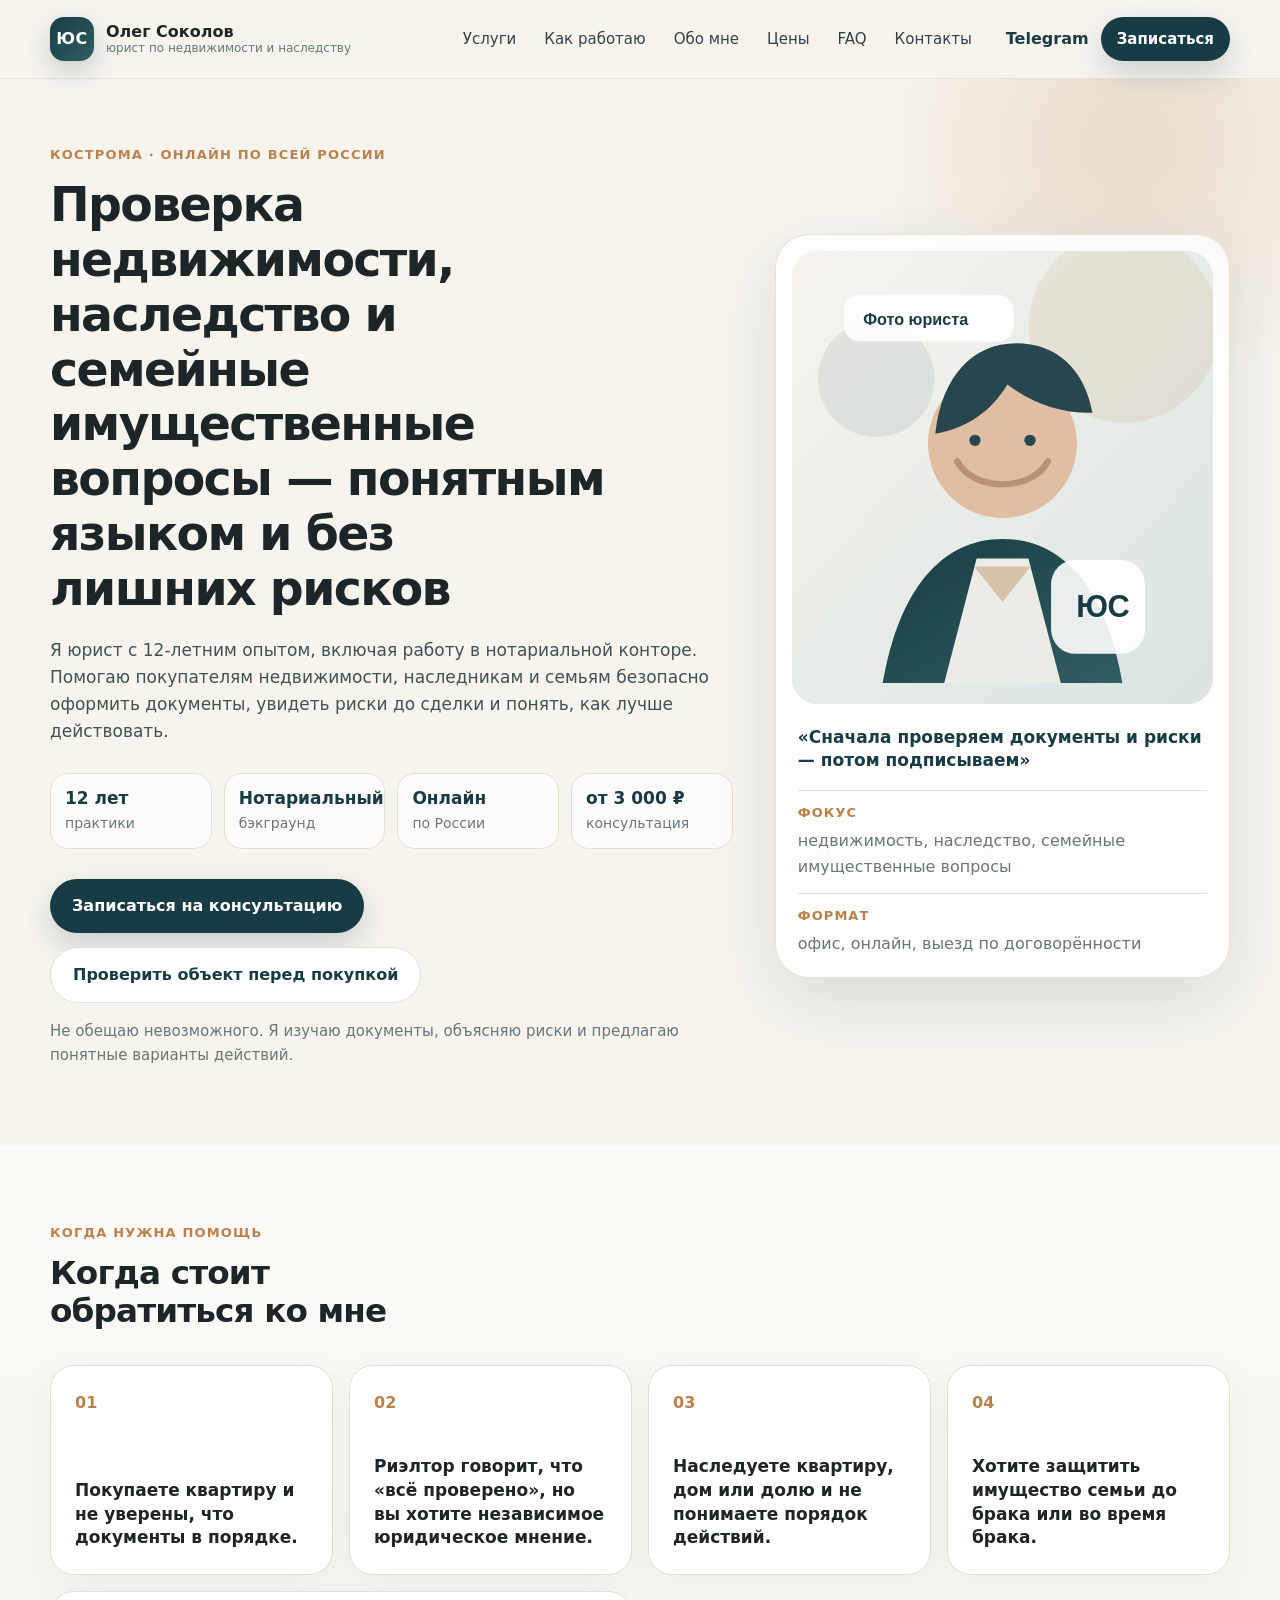
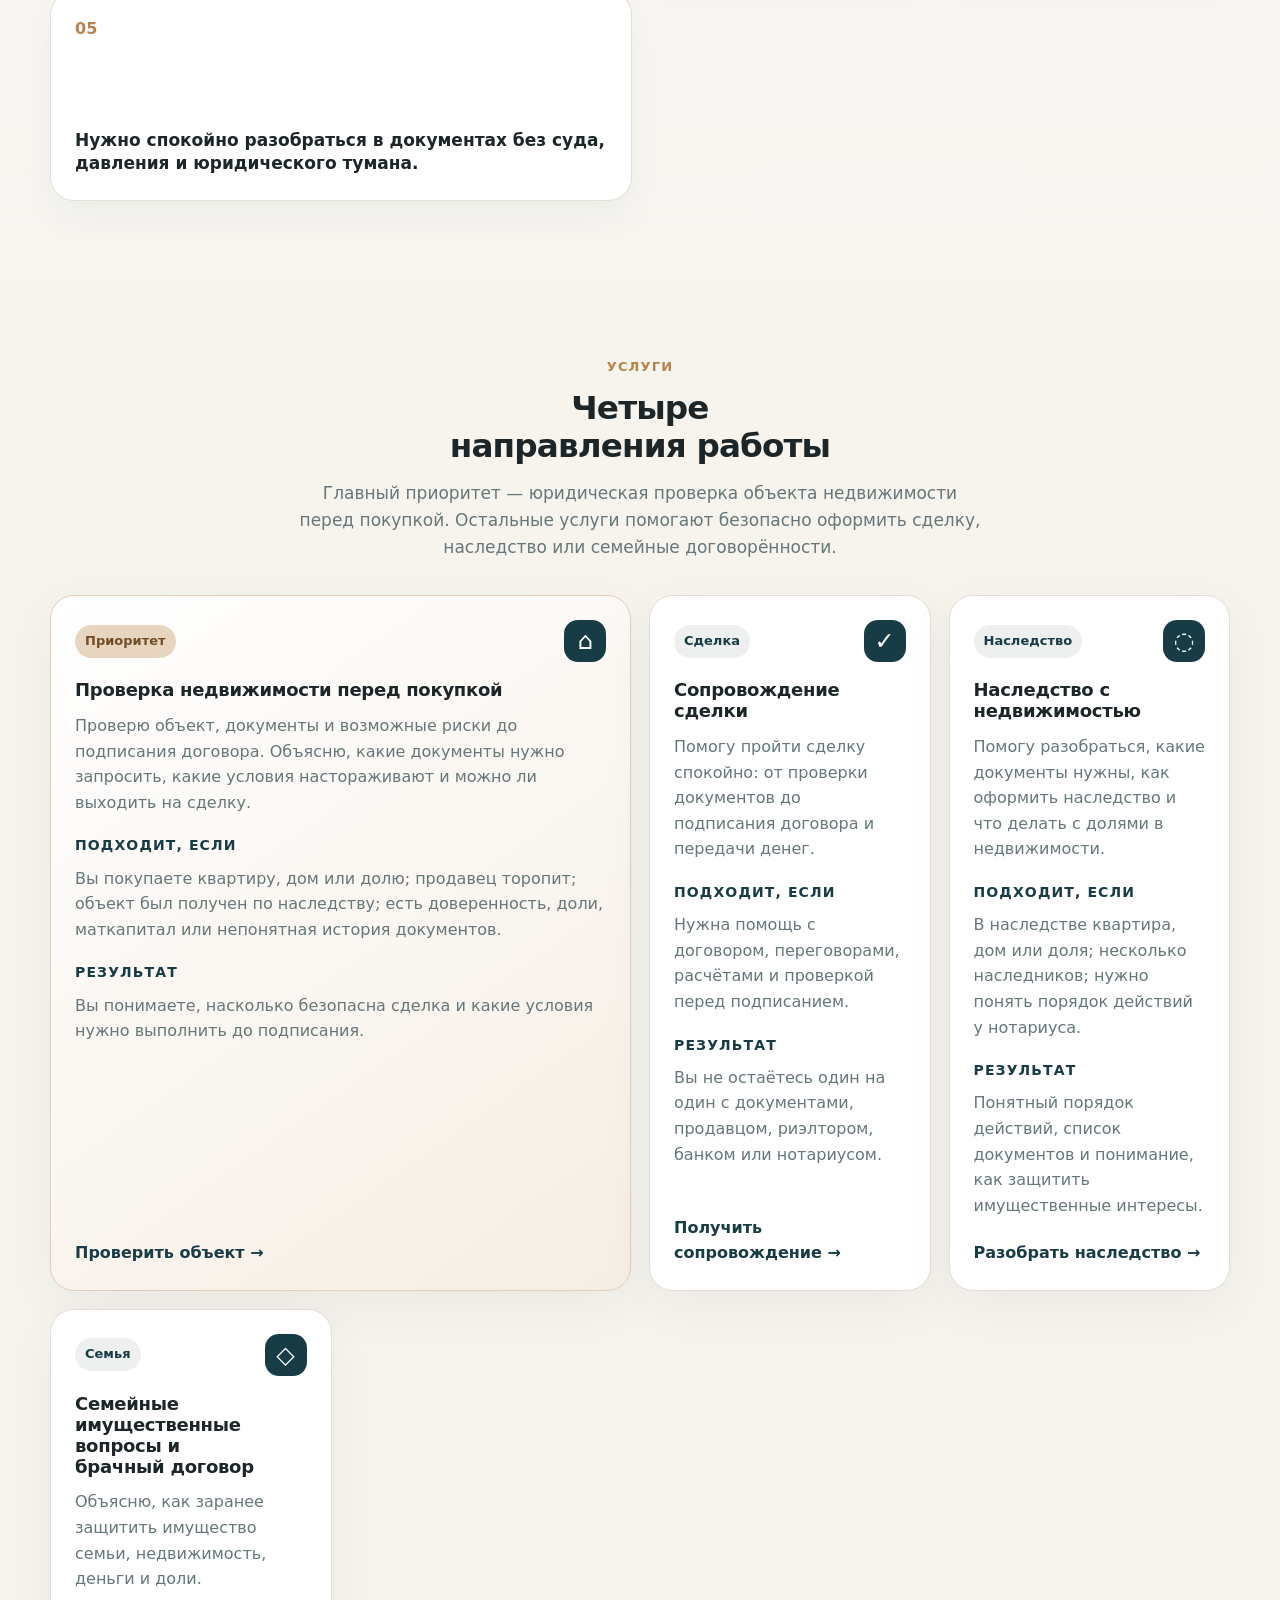
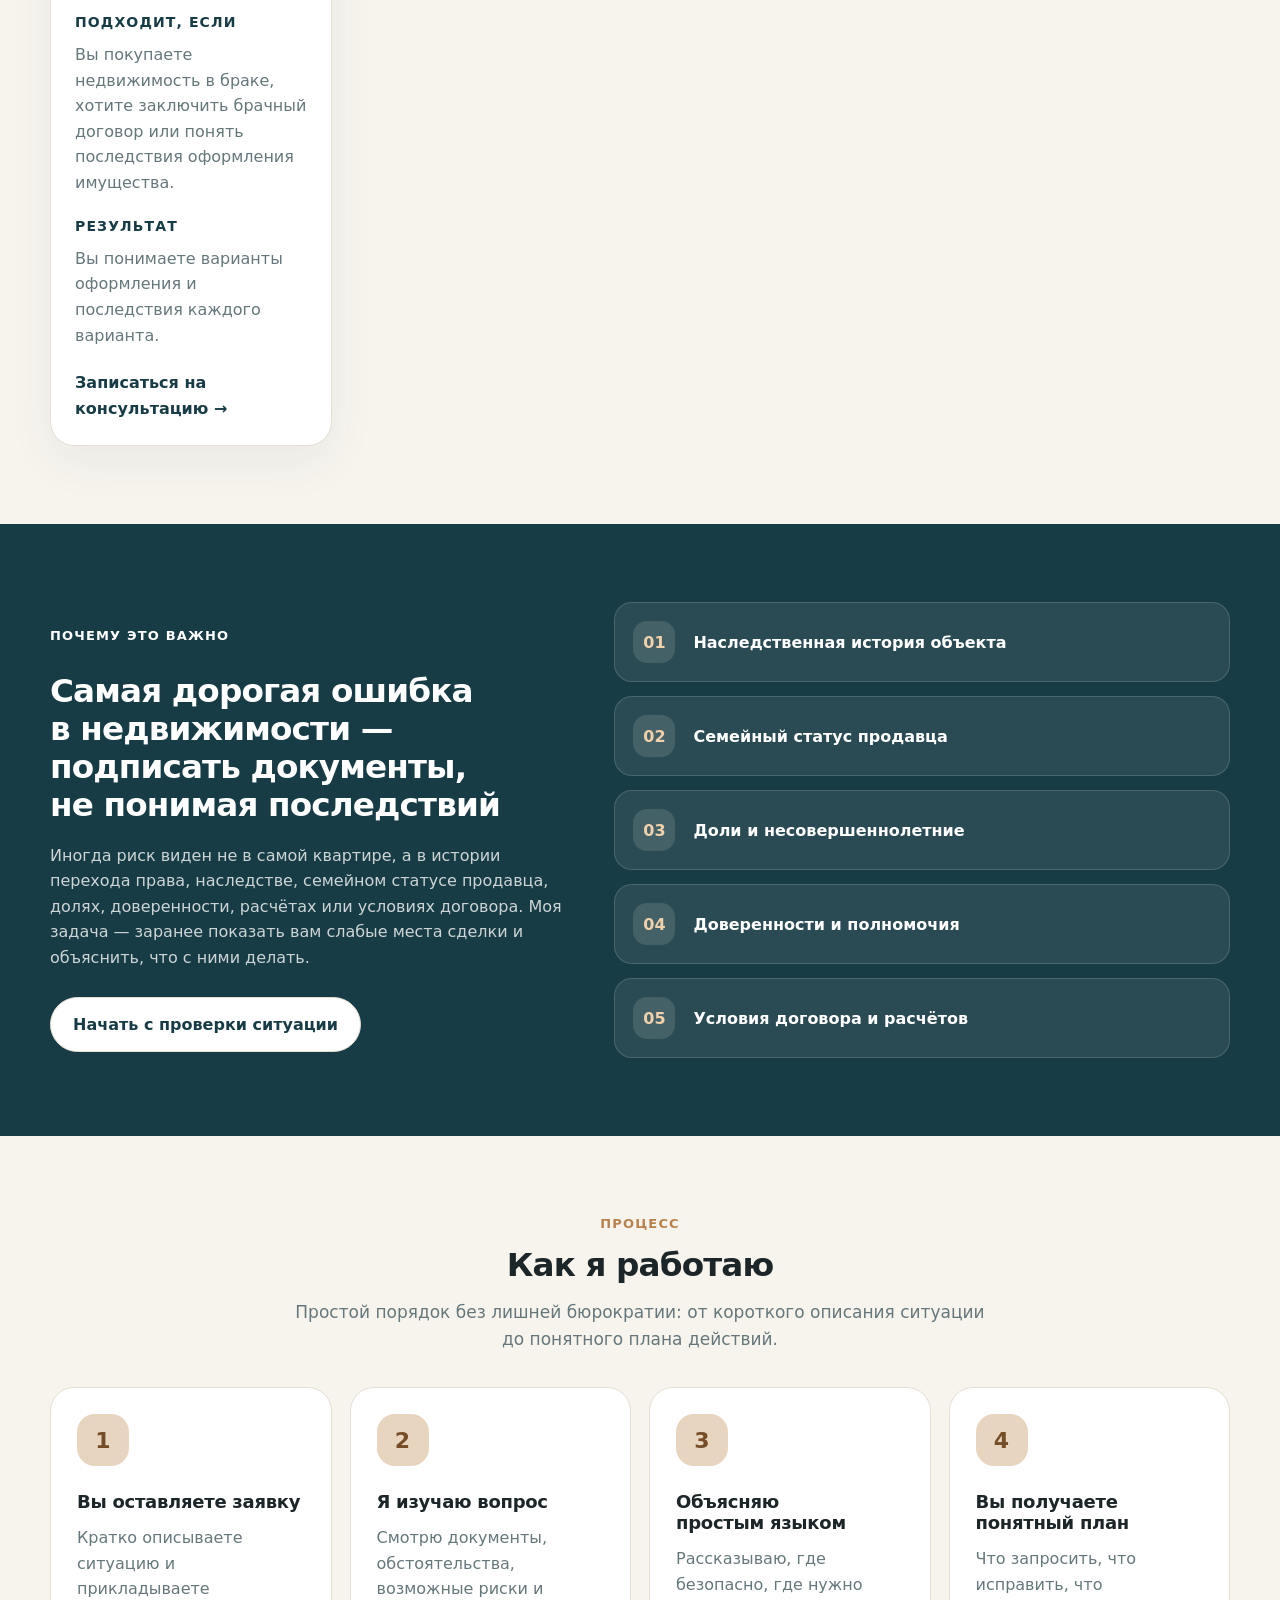
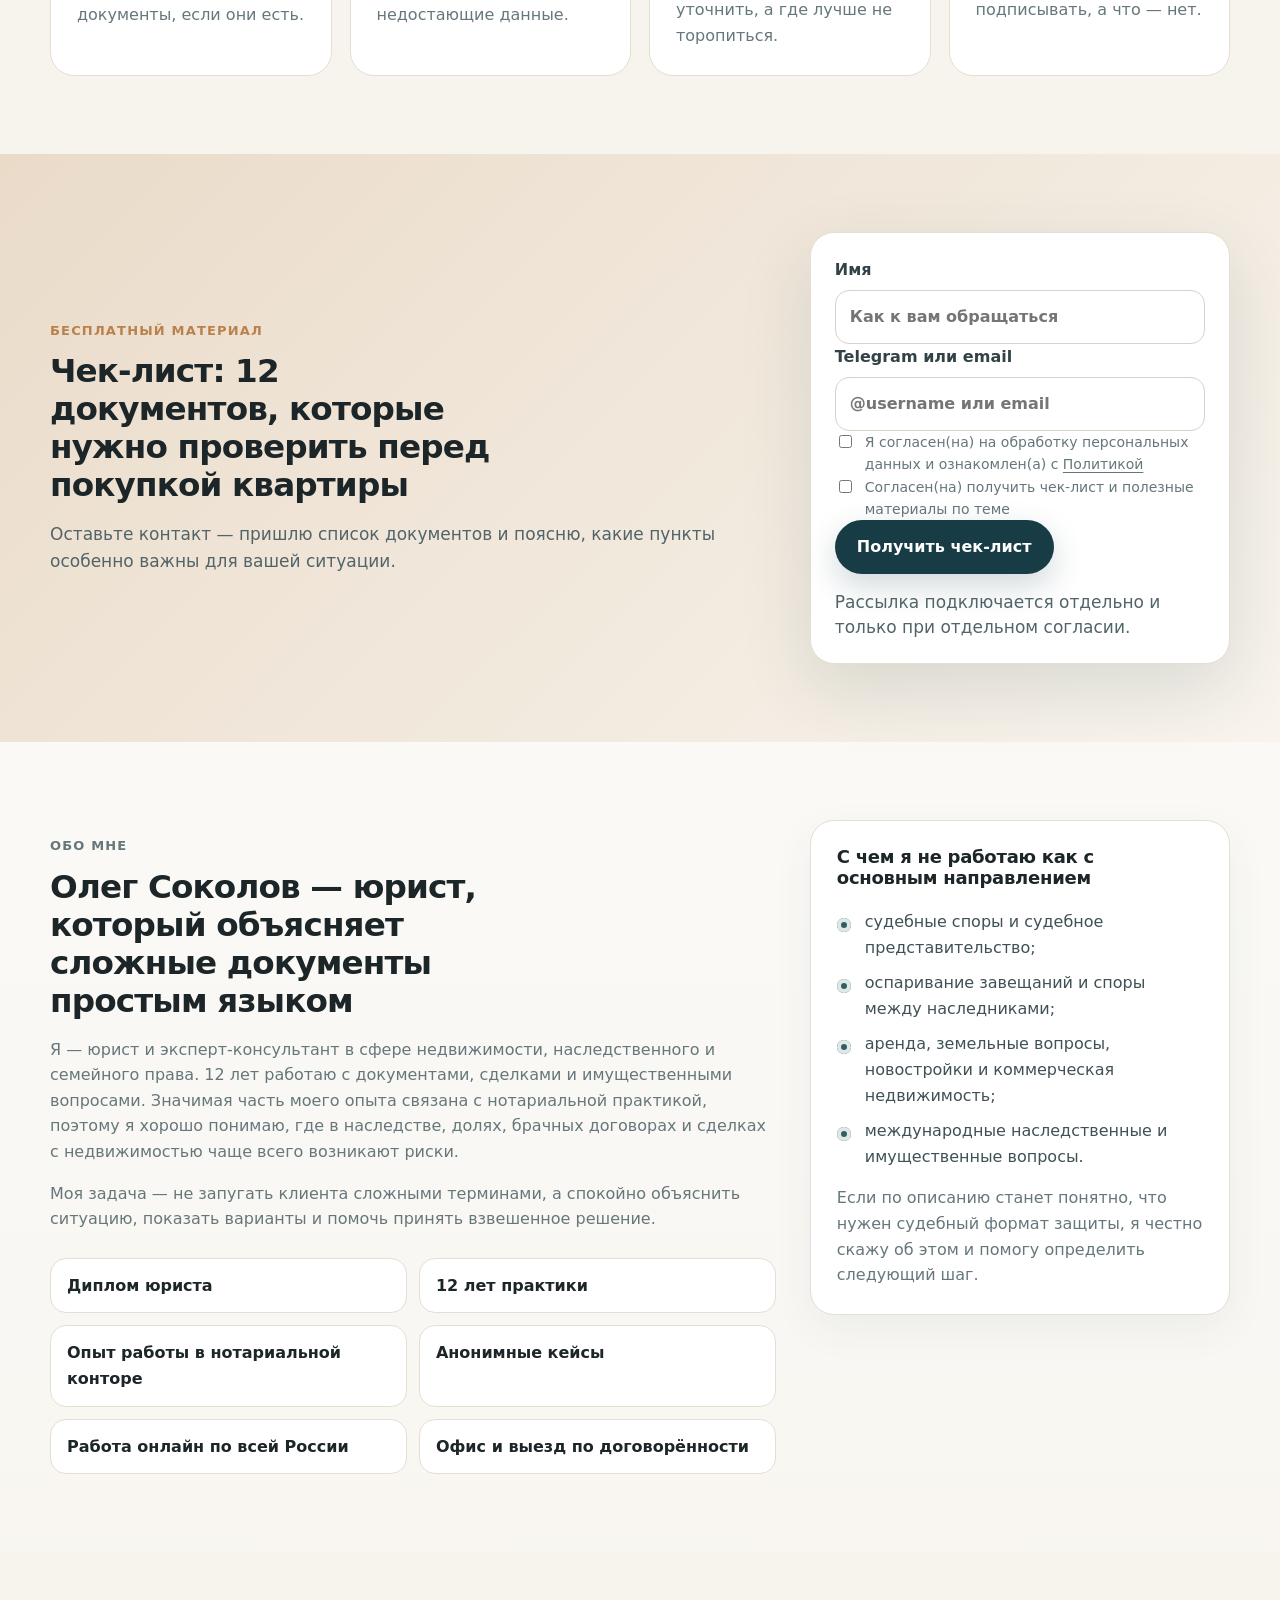
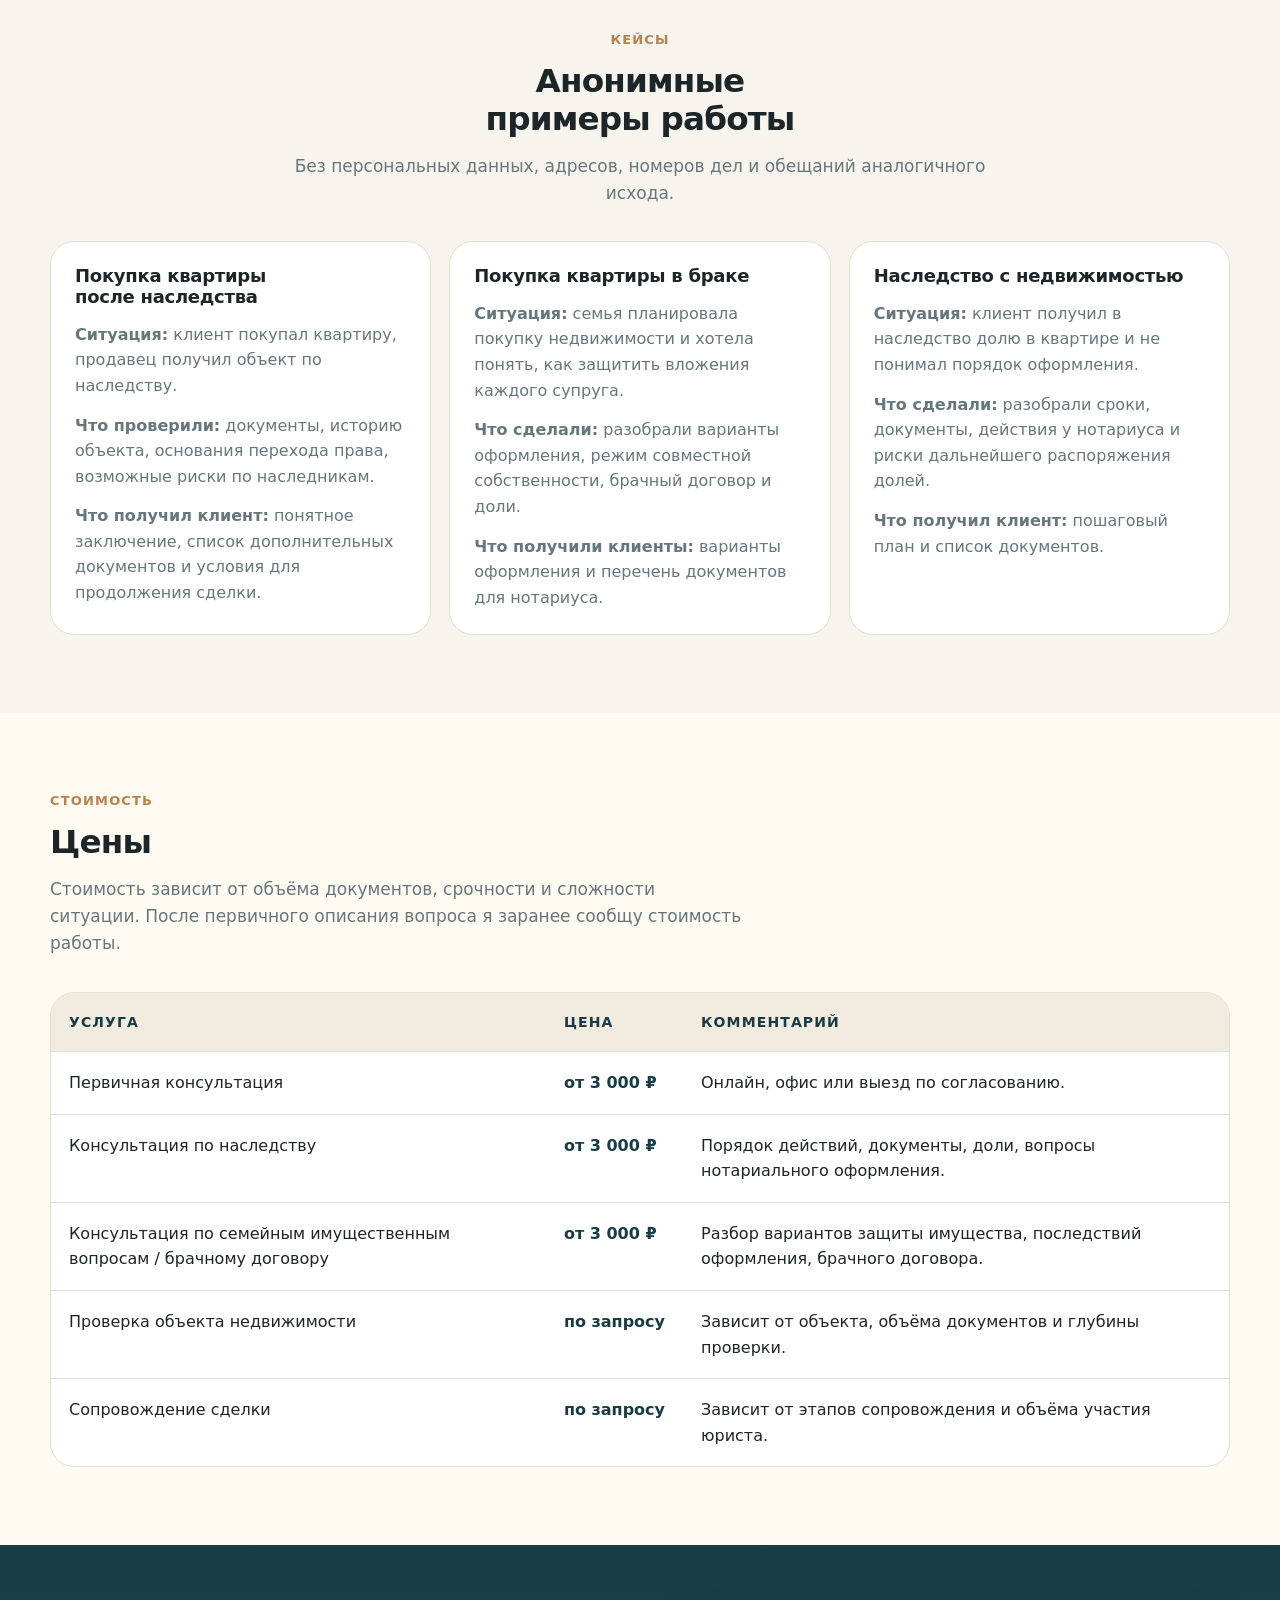
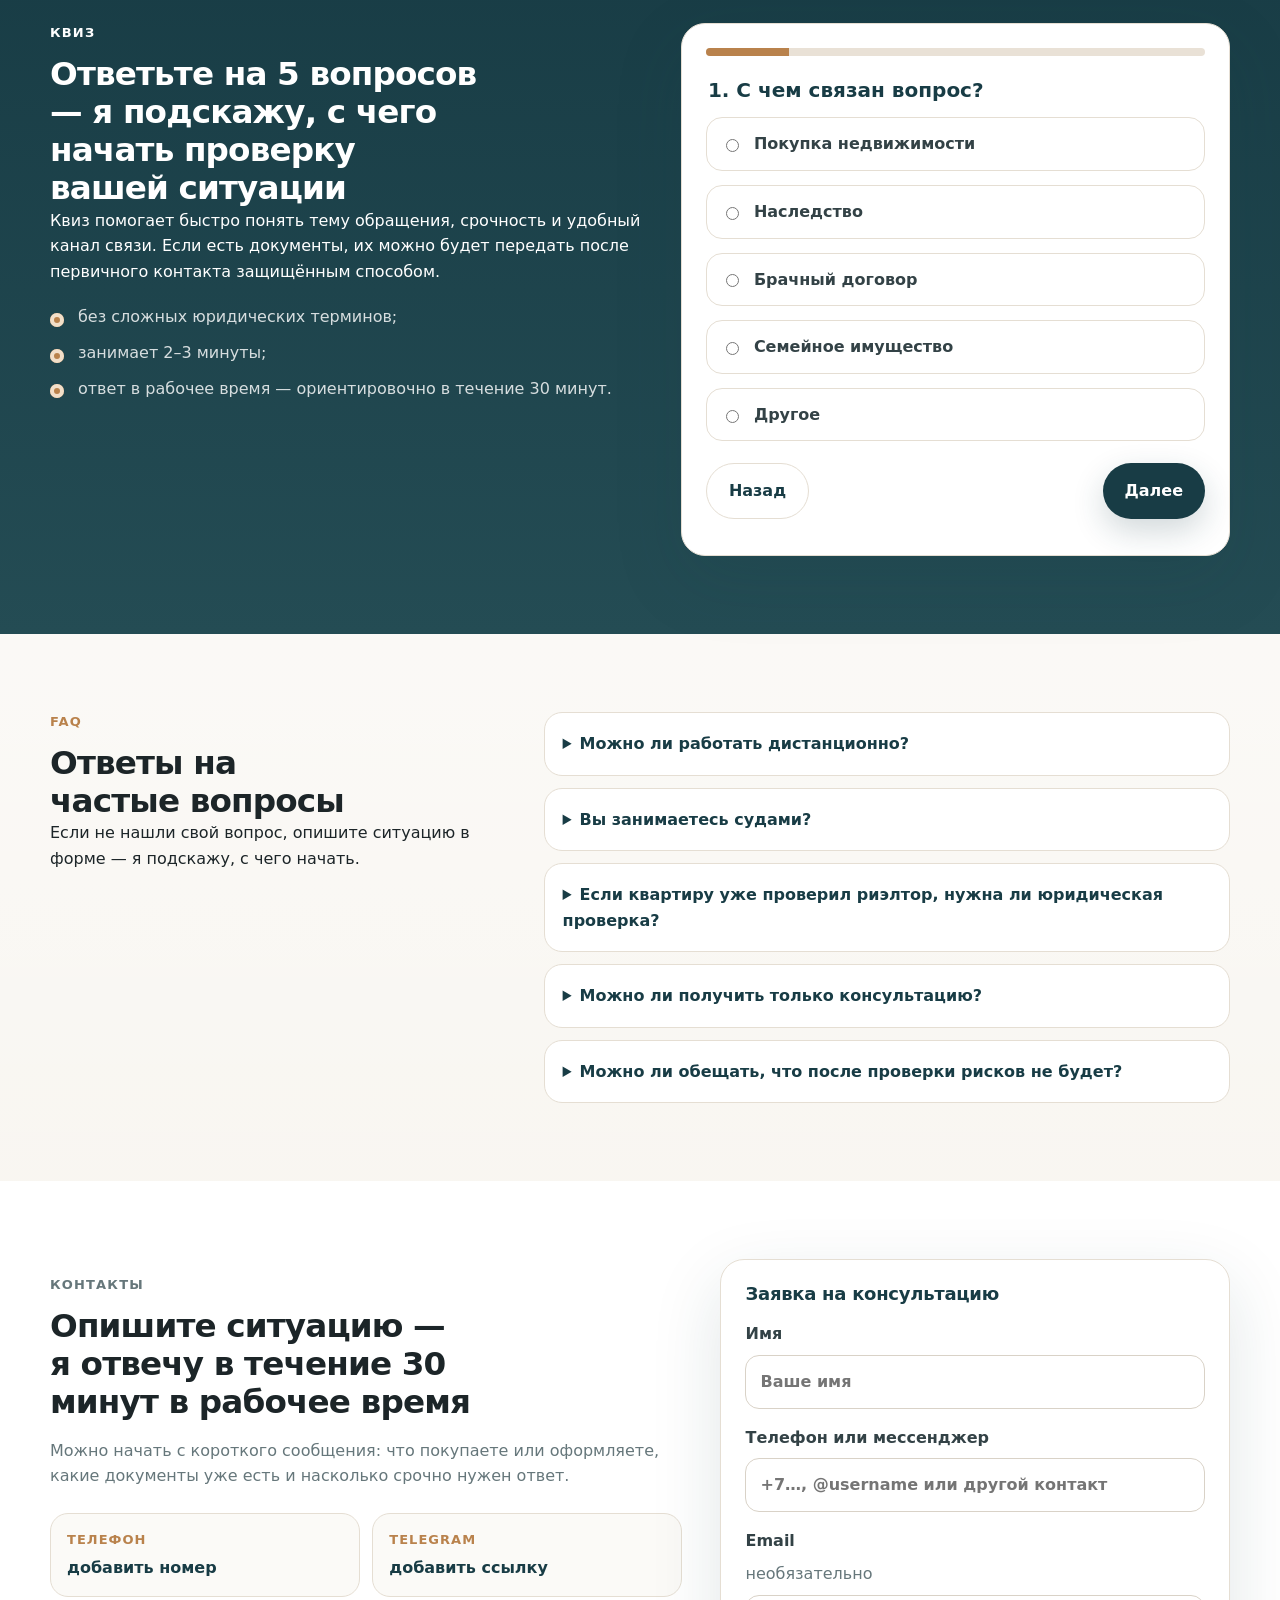
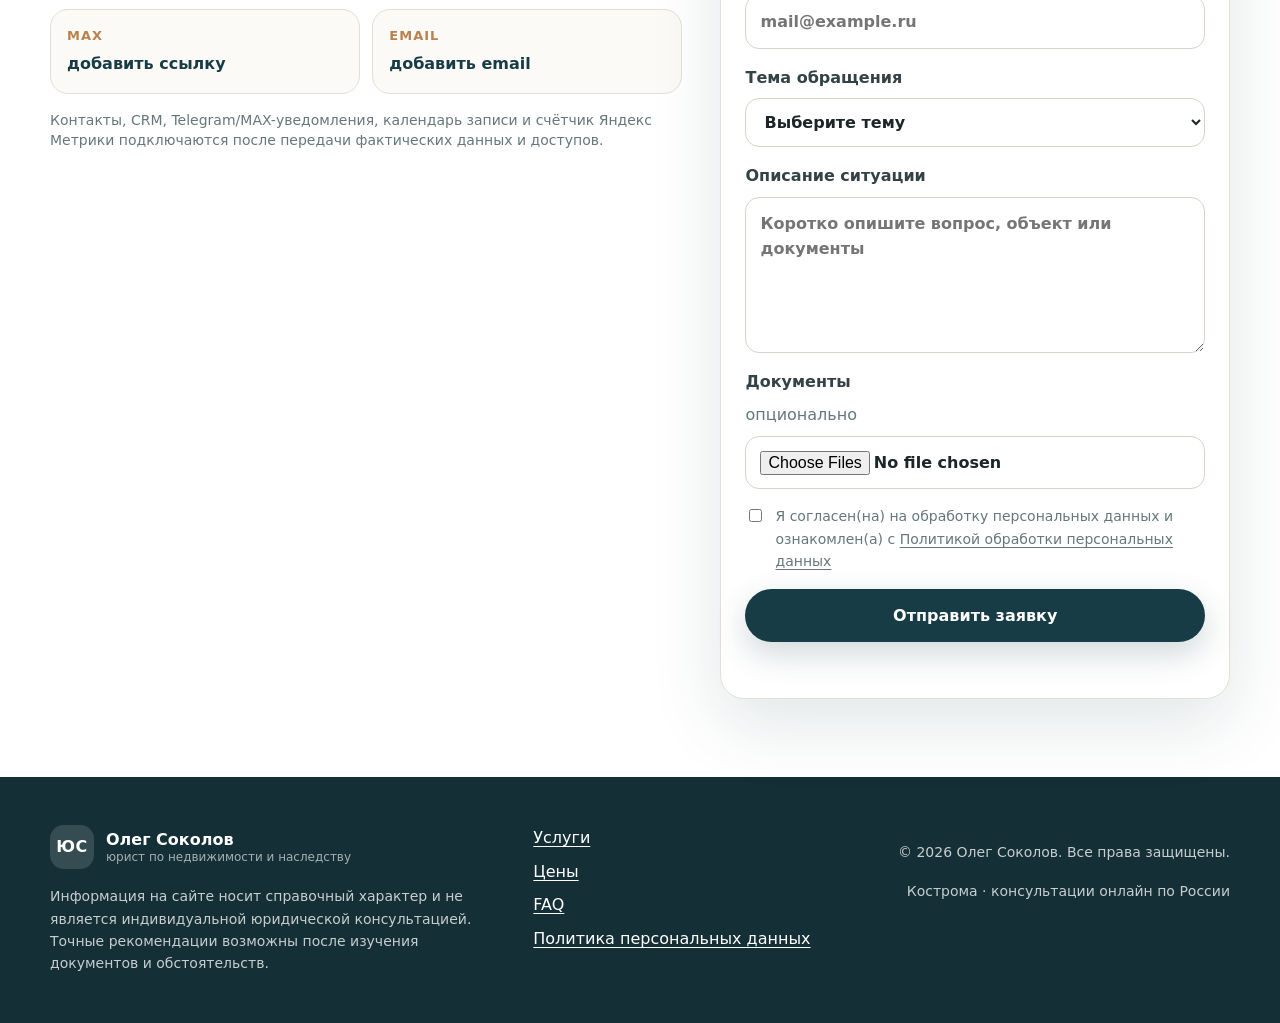
<file: index.html>
<!doctype html>
<html lang="ru">
<head>
  <meta charset="utf-8">
  <meta name="viewport" content="width=device-width, initial-scale=1">
  <title>Юрист по недвижимости и наследству в Костроме — проверка квартиры, сопровождение сделки, консультации онлайн</title>
  <meta name="description" content="Юрист с 12-летним опытом и опытом работы в нотариальной конторе. Проверка недвижимости перед покупкой, сопровождение сделок, консультации по наследству, брачным договорам и семейным имущественным вопросам. Онлайн по всей России.">
  <meta name="robots" content="index, follow">
  <link rel="canonical" href="https://uristsokolov.ru/">
  <link rel="icon" href="/assets/favicon.svg" type="image/svg+xml">
  <link rel="preload" href="/styles.css" as="style">
  <link rel="stylesheet" href="/styles.css">
  <meta name="theme-color" content="#183c45">
  <meta property="og:type" content="website">
  <meta property="og:locale" content="ru_RU">
  <meta property="og:title" content="Юрист по недвижимости и наследству в Костроме">
  <meta property="og:description" content="Проверю документы, объясню риски простым языком и помогу выбрать безопасный порядок действий до сделки.">
  <meta property="og:url" content="https://uristsokolov.ru/">
  <meta property="og:image" content="https://uristsokolov.ru/assets/social-preview.svg">
  <script type="application/ld+json">
  {
    "@context": "https://schema.org",
    "@type": "LegalService",
    "name": "Олег Соколов — юрист по недвижимости и наследству",
    "url": "https://uristsokolov.ru/",
    "areaServed": ["Кострома", "Россия"],
    "priceRange": "от 3000 RUB",
    "description": "Проверка недвижимости перед покупкой, сопровождение сделок, консультации по наследству, брачным договорам и семейным имущественным вопросам.",
    "address": {
      "@type": "PostalAddress",
      "addressLocality": "Кострома",
      "addressCountry": "RU"
    }
  }
  </script>
</head>
<body>
  <a class="skip-link" href="#main">Перейти к содержанию</a>

  <header class="site-header" data-header>
    <div class="container header__inner">
      <a class="brand" href="#top" aria-label="На главную">
        <span class="brand__mark">ЮС</span>
        <span class="brand__text"><strong>Олег Соколов</strong><small>юрист по недвижимости и наследству</small></span>
      </a>
      <button class="nav-toggle" type="button" aria-label="Открыть меню" aria-expanded="false" data-nav-toggle>
        <span></span><span></span><span></span>
      </button>
      <nav class="main-nav" aria-label="Основная навигация" data-nav>
        <a href="#services">Услуги</a>
        <a href="#process">Как работаю</a>
        <a href="#about">Обо мне</a>
        <a href="#prices">Цены</a>
        <a href="#faq">FAQ</a>
        <a href="#contacts">Контакты</a>
      </nav>
      <div class="header-actions">
        <a class="text-link" href="#contacts" data-goal="click_telegram">Telegram</a>
        <a class="btn btn--small" href="#consultation">Записаться</a>
      </div>
    </div>
  </header>

  <main id="main">
    <section class="hero section" id="top">
      <div class="container hero__grid">
        <div class="hero__content">
          <p class="eyebrow">Кострома · онлайн по всей России</p>
          <h1>Проверка недвижимости, наследство и семейные имущественные вопросы — понятным языком и без лишних рисков</h1>
          <p class="hero__lead">Я юрист с 12-летним опытом, включая работу в нотариальной конторе. Помогаю покупателям недвижимости, наследникам и семьям безопасно оформить документы, увидеть риски до сделки и понять, как лучше действовать.</p>
          <ul class="facts" aria-label="Ключевые факты">
            <li><strong>12 лет</strong><span>практики</span></li>
            <li><strong>Нотариальный</strong><span>бэкграунд</span></li>
            <li><strong>Онлайн</strong><span>по России</span></li>
            <li><strong>от 3 000 ₽</strong><span>консультация</span></li>
          </ul>
          <div class="hero__cta">
            <a class="btn" href="#consultation">Записаться на консультацию</a>
            <a class="btn btn--secondary" href="#quiz">Проверить объект перед покупкой</a>
          </div>
          <p class="hero__note">Не обещаю невозможного. Я изучаю документы, объясняю риски и предлагаю понятные варианты действий.</p>
        </div>
        <aside class="hero-card" aria-label="Профиль специалиста">
          <div class="portrait" role="img" aria-label="Место для делового фото юриста">
            <img src="/assets/portrait-placeholder.svg" width="520" height="560" alt="Олег Соколов, юрист по недвижимости и наследству" loading="eager">
          </div>
          <div class="hero-card__body">
            <p class="quote">«Сначала проверяем документы и риски — потом подписываем»</p>
            <dl class="mini-stats">
              <div><dt>Фокус</dt><dd>недвижимость, наследство, семейные имущественные вопросы</dd></div>
              <div><dt>Формат</dt><dd>офис, онлайн, выезд по договорённости</dd></div>
            </dl>
          </div>
        </aside>
      </div>
    </section>

    <section class="section section--soft" id="situations">
      <div class="container">
        <div class="section-head">
          <p class="eyebrow">Когда нужна помощь</p>
          <h2>Когда стоит обратиться ко мне</h2>
        </div>
        <div class="situations-grid">
          <article class="situation-card"><span>01</span><p>Покупаете квартиру и не уверены, что документы в порядке.</p></article>
          <article class="situation-card"><span>02</span><p>Риэлтор говорит, что «всё проверено», но вы хотите независимое юридическое мнение.</p></article>
          <article class="situation-card"><span>03</span><p>Наследуете квартиру, дом или долю и не понимаете порядок действий.</p></article>
          <article class="situation-card"><span>04</span><p>Хотите защитить имущество семьи до брака или во время брака.</p></article>
          <article class="situation-card situation-card--wide"><span>05</span><p>Нужно спокойно разобраться в документах без суда, давления и юридического тумана.</p></article>
        </div>
      </div>
    </section>

    <section class="section" id="services">
      <div class="container">
        <div class="section-head section-head--center">
          <p class="eyebrow">Услуги</p>
          <h2>Четыре направления работы</h2>
          <p>Главный приоритет — юридическая проверка объекта недвижимости перед покупкой. Остальные услуги помогают безопасно оформить сделку, наследство или семейные договорённости.</p>
        </div>
        <div class="services-grid">
          <article class="service-card service-card--primary">
            <div class="service-card__top"><span class="badge">Приоритет</span><span class="service-card__icon">⌂</span></div>
            <h3>Проверка недвижимости перед покупкой</h3>
            <p>Проверю объект, документы и возможные риски до подписания договора. Объясню, какие документы нужно запросить, какие условия настораживают и можно ли выходить на сделку.</p>
            <h4>Подходит, если</h4>
            <p>Вы покупаете квартиру, дом или долю; продавец торопит; объект был получен по наследству; есть доверенность, доли, маткапитал или непонятная история документов.</p>
            <h4>Результат</h4>
            <p>Вы понимаете, насколько безопасна сделка и какие условия нужно выполнить до подписания.</p>
            <a class="card-link" href="#quiz">Проверить объект</a>
          </article>
          <article class="service-card">
            <div class="service-card__top"><span class="badge badge--muted">Сделка</span><span class="service-card__icon">✓</span></div>
            <h3>Сопровождение сделки</h3>
            <p>Помогу пройти сделку спокойно: от проверки документов до подписания договора и передачи денег.</p>
            <h4>Подходит, если</h4>
            <p>Нужна помощь с договором, переговорами, расчётами и проверкой перед подписанием.</p>
            <h4>Результат</h4>
            <p>Вы не остаётесь один на один с документами, продавцом, риэлтором, банком или нотариусом.</p>
            <a class="card-link" href="#consultation">Получить сопровождение</a>
          </article>
          <article class="service-card">
            <div class="service-card__top"><span class="badge badge--muted">Наследство</span><span class="service-card__icon">◌</span></div>
            <h3>Наследство с недвижимостью</h3>
            <p>Помогу разобраться, какие документы нужны, как оформить наследство и что делать с долями в недвижимости.</p>
            <h4>Подходит, если</h4>
            <p>В наследстве квартира, дом или доля; несколько наследников; нужно понять порядок действий у нотариуса.</p>
            <h4>Результат</h4>
            <p>Понятный порядок действий, список документов и понимание, как защитить имущественные интересы.</p>
            <a class="card-link" href="#consultation">Разобрать наследство</a>
          </article>
          <article class="service-card">
            <div class="service-card__top"><span class="badge badge--muted">Семья</span><span class="service-card__icon">◇</span></div>
            <h3>Семейные имущественные вопросы и брачный договор</h3>
            <p>Объясню, как заранее защитить имущество семьи, недвижимость, деньги и доли.</p>
            <h4>Подходит, если</h4>
            <p>Вы покупаете недвижимость в браке, хотите заключить брачный договор или понять последствия оформления имущества.</p>
            <h4>Результат</h4>
            <p>Вы понимаете варианты оформления и последствия каждого варианта.</p>
            <a class="card-link" href="#consultation">Записаться на консультацию</a>
          </article>
        </div>
      </div>
    </section>

    <section class="section risk" id="risk">
      <div class="container risk__grid">
        <div>
          <p class="eyebrow">Почему это важно</p>
          <h2>Самая дорогая ошибка в недвижимости — подписать документы, не понимая последствий</h2>
          <p>Иногда риск виден не в самой квартире, а в истории перехода права, наследстве, семейном статусе продавца, долях, доверенности, расчётах или условиях договора. Моя задача — заранее показать вам слабые места сделки и объяснить, что с ними делать.</p>
          <a class="btn btn--secondary" href="#quiz">Начать с проверки ситуации</a>
        </div>
        <div class="risk-list" aria-label="Риски сделки">
          <article><span>01</span><strong>Наследственная история объекта</strong></article>
          <article><span>02</span><strong>Семейный статус продавца</strong></article>
          <article><span>03</span><strong>Доли и несовершеннолетние</strong></article>
          <article><span>04</span><strong>Доверенности и полномочия</strong></article>
          <article><span>05</span><strong>Условия договора и расчётов</strong></article>
        </div>
      </div>
    </section>

    <section class="section" id="process">
      <div class="container">
        <div class="section-head section-head--center">
          <p class="eyebrow">Процесс</p>
          <h2>Как я работаю</h2>
          <p>Простой порядок без лишней бюрократии: от короткого описания ситуации до понятного плана действий.</p>
        </div>
        <ol class="steps">
          <li><span>1</span><h3>Вы оставляете заявку</h3><p>Кратко описываете ситуацию и прикладываете документы, если они есть.</p></li>
          <li><span>2</span><h3>Я изучаю вопрос</h3><p>Смотрю документы, обстоятельства, возможные риски и недостающие данные.</p></li>
          <li><span>3</span><h3>Объясняю простым языком</h3><p>Рассказываю, где безопасно, где нужно уточнить, а где лучше не торопиться.</p></li>
          <li><span>4</span><h3>Вы получаете понятный план</h3><p>Что запросить, что исправить, что подписывать, а что — нет.</p></li>
        </ol>
      </div>
    </section>

    <section class="section lead-magnet" id="checklist">
      <div class="container lead-magnet__grid">
        <div>
          <p class="eyebrow">Бесплатный материал</p>
          <h2>Чек-лист: 12 документов, которые нужно проверить перед покупкой квартиры</h2>
          <p>Оставьте контакт — пришлю список документов и поясню, какие пункты особенно важны для вашей ситуации.</p>
        </div>
        <form class="mini-form js-lead-form" data-form-name="lead-magnet" novalidate>
          <label>Имя<input type="text" name="name" autocomplete="name" placeholder="Как к вам обращаться" required></label>
          <label>Telegram или email<input type="text" name="contact" autocomplete="email" placeholder="@username или email" required></label>
          <label class="checkbox"><input type="checkbox" name="privacy" required><span>Я согласен(на) на обработку персональных данных и ознакомлен(а) с <a href="/privacy/">Политикой</a></span></label>
          <label class="checkbox"><input type="checkbox" name="marketing"><span>Согласен(на) получить чек-лист и полезные материалы по теме</span></label>
          <button class="btn" type="submit">Получить чек-лист</button>
          <p class="form-note">Рассылка подключается отдельно и только при отдельном согласии.</p>
        </form>
      </div>
    </section>

    <section class="section section--soft" id="about">
      <div class="container about__grid">
        <div>
          <p class="eyebrow">Обо мне</p>
          <h2>Олег Соколов — юрист, который объясняет сложные документы простым языком</h2>
          <p>Я — юрист и эксперт-консультант в сфере недвижимости, наследственного и семейного права. 12 лет работаю с документами, сделками и имущественными вопросами. Значимая часть моего опыта связана с нотариальной практикой, поэтому я хорошо понимаю, где в наследстве, долях, брачных договорах и сделках с недвижимостью чаще всего возникают риски.</p>
          <p>Моя задача — не запугать клиента сложными терминами, а спокойно объяснить ситуацию, показать варианты и помочь принять взвешенное решение.</p>
          <div class="trust-grid">
            <span>Диплом юриста</span>
            <span>12 лет практики</span>
            <span>Опыт работы в нотариальной конторе</span>
            <span>Анонимные кейсы</span>
            <span>Работа онлайн по всей России</span>
            <span>Офис и выезд по договорённости</span>
          </div>
        </div>
        <aside class="about-card">
          <h3>С чем я не работаю как с основным направлением</h3>
          <ul class="check-list check-list--muted">
            <li>судебные споры и судебное представительство;</li>
            <li>оспаривание завещаний и споры между наследниками;</li>
            <li>аренда, земельные вопросы, новостройки и коммерческая недвижимость;</li>
            <li>международные наследственные и имущественные вопросы.</li>
          </ul>
          <p>Если по описанию станет понятно, что нужен судебный формат защиты, я честно скажу об этом и помогу определить следующий шаг.</p>
        </aside>
      </div>
    </section>

    <section class="section" id="cases">
      <div class="container">
        <div class="section-head section-head--center">
          <p class="eyebrow">Кейсы</p>
          <h2>Анонимные примеры работы</h2>
          <p>Без персональных данных, адресов, номеров дел и обещаний аналогичного исхода.</p>
        </div>
        <div class="cases-grid">
          <article class="case-card"><h3>Покупка квартиры после наследства</h3><p><strong>Ситуация:</strong> клиент покупал квартиру, продавец получил объект по наследству.</p><p><strong>Что проверили:</strong> документы, историю объекта, основания перехода права, возможные риски по наследникам.</p><p><strong>Что получил клиент:</strong> понятное заключение, список дополнительных документов и условия для продолжения сделки.</p></article>
          <article class="case-card"><h3>Покупка квартиры в браке</h3><p><strong>Ситуация:</strong> семья планировала покупку недвижимости и хотела понять, как защитить вложения каждого супруга.</p><p><strong>Что сделали:</strong> разобрали варианты оформления, режим совместной собственности, брачный договор и доли.</p><p><strong>Что получили клиенты:</strong> варианты оформления и перечень документов для нотариуса.</p></article>
          <article class="case-card"><h3>Наследство с недвижимостью</h3><p><strong>Ситуация:</strong> клиент получил в наследство долю в квартире и не понимал порядок оформления.</p><p><strong>Что сделали:</strong> разобрали сроки, документы, действия у нотариуса и риски дальнейшего распоряжения долей.</p><p><strong>Что получил клиент:</strong> пошаговый план и список документов.</p></article>
        </div>
      </div>
    </section>

    <section class="section prices" id="prices">
      <div class="container">
        <div class="section-head">
          <p class="eyebrow">Стоимость</p>
          <h2>Цены</h2>
          <p>Стоимость зависит от объёма документов, срочности и сложности ситуации. После первичного описания вопроса я заранее сообщу стоимость работы.</p>
        </div>
        <div class="table-wrap" role="region" aria-label="Стоимость услуг" tabindex="0">
          <table>
            <thead><tr><th>Услуга</th><th>Цена</th><th>Комментарий</th></tr></thead>
            <tbody>
              <tr><td>Первичная консультация</td><td>от 3 000 ₽</td><td>Онлайн, офис или выезд по согласованию.</td></tr>
              <tr><td>Консультация по наследству</td><td>от 3 000 ₽</td><td>Порядок действий, документы, доли, вопросы нотариального оформления.</td></tr>
              <tr><td>Консультация по семейным имущественным вопросам / брачному договору</td><td>от 3 000 ₽</td><td>Разбор вариантов защиты имущества, последствий оформления, брачного договора.</td></tr>
              <tr><td>Проверка объекта недвижимости</td><td>по запросу</td><td>Зависит от объекта, объёма документов и глубины проверки.</td></tr>
              <tr><td>Сопровождение сделки</td><td>по запросу</td><td>Зависит от этапов сопровождения и объёма участия юриста.</td></tr>
            </tbody>
          </table>
        </div>
      </div>
    </section>

    <section class="section quiz-section" id="quiz">
      <div class="container quiz__grid">
        <div>
          <p class="eyebrow">Квиз</p>
          <h2>Ответьте на 5 вопросов — я подскажу, с чего начать проверку вашей ситуации</h2>
          <p>Квиз помогает быстро понять тему обращения, срочность и удобный канал связи. Если есть документы, их можно будет передать после первичного контакта защищённым способом.</p>
          <ul class="check-list">
            <li>без сложных юридических терминов;</li>
            <li>занимает 2–3 минуты;</li>
            <li>ответ в рабочее время — ориентировочно в течение 30 минут.</li>
          </ul>
        </div>
        <form class="quiz js-quiz js-lead-form" data-form-name="quiz" novalidate>
          <div class="quiz__progress" aria-hidden="true"><span data-quiz-progress></span></div>
          <fieldset data-step="1" class="is-active">
            <legend>1. С чем связан вопрос?</legend>
            <label><input type="radio" name="topic" value="Покупка недвижимости" required> Покупка недвижимости</label>
            <label><input type="radio" name="topic" value="Наследство"> Наследство</label>
            <label><input type="radio" name="topic" value="Брачный договор"> Брачный договор</label>
            <label><input type="radio" name="topic" value="Семейное имущество"> Семейное имущество</label>
            <label><input type="radio" name="topic" value="Другое"> Другое</label>
          </fieldset>
          <fieldset data-step="2">
            <legend>2. Что нужно сделать?</legend>
            <label><input type="radio" name="task" value="Проверить документы" required> Проверить документы</label>
            <label><input type="radio" name="task" value="Сопроводить сделку"> Сопроводить сделку</label>
            <label><input type="radio" name="task" value="Получить консультацию"> Получить консультацию</label>
            <label><input type="radio" name="task" value="Понять риски"> Понять риски</label>
          </fieldset>
          <fieldset data-step="3">
            <legend>3. Есть ли документы?</legend>
            <label><input type="radio" name="documents" value="Да, могу загрузить" required> Да, могу загрузить</label>
            <label><input type="radio" name="documents" value="Да, но пока не готов отправлять"> Да, но пока не готов отправлять</label>
            <label><input type="radio" name="documents" value="Нет"> Нет</label>
          </fieldset>
          <fieldset data-step="4">
            <legend>4. Насколько срочно?</legend>
            <label><input type="radio" name="urgency" value="Сегодня-завтра" required> Сегодня-завтра</label>
            <label><input type="radio" name="urgency" value="В течение недели"> В течение недели</label>
            <label><input type="radio" name="urgency" value="Пока изучаю вопрос"> Пока изучаю вопрос</label>
          </fieldset>
          <fieldset data-step="5">
            <legend>5. Где вам удобнее получить ответ?</legend>
            <label><input type="radio" name="channel" value="Telegram" required> Telegram</label>
            <label><input type="radio" name="channel" value="MAX"> MAX</label>
            <label><input type="radio" name="channel" value="Телефон"> Телефон</label>
            <label><input type="radio" name="channel" value="Email"> Email</label>
          </fieldset>
          <fieldset data-step="6">
            <legend>Контакты и описание</legend>
            <label>Ваше имя<input type="text" name="name" autocomplete="name" placeholder="Имя" required></label>
            <label>Телефон, мессенджер или email<input type="text" name="contact" autocomplete="tel" placeholder="+7…, @username или email" required></label>
            <label>Описание ситуации<textarea name="message" rows="4" placeholder="Коротко опишите объект, документы или вопрос"></textarea></label>
            <label>Документы, если уже готовы<input type="file" name="files" multiple accept=".pdf,.jpg,.jpeg,.png,.doc,.docx"></label>
            <p class="form-note">Файлы до 20 МБ каждый. На статической версии сайта безопасная передача документов подключается через CRM/внешний защищённый сервис.</p>
            <label class="checkbox"><input type="checkbox" name="privacy" required><span>Я согласен(на) на обработку персональных данных и ознакомлен(а) с <a href="/privacy/">Политикой обработки персональных данных</a></span></label>
          </fieldset>
          <div class="quiz__controls">
            <button class="btn btn--ghost" type="button" data-quiz-prev>Назад</button>
            <button class="btn" type="button" data-quiz-next>Далее</button>
            <button class="btn" type="submit" data-quiz-submit>Отправить</button>
          </div>
          <p class="form-status" role="status" aria-live="polite"></p>
        </form>
      </div>
    </section>

    <section class="section section--soft" id="faq">
      <div class="container faq__grid">
        <div>
          <p class="eyebrow">FAQ</p>
          <h2>Ответы на частые вопросы</h2>
          <p>Если не нашли свой вопрос, опишите ситуацию в форме — я подскажу, с чего начать.</p>
        </div>
        <div class="faq-list">
          <details><summary>Можно ли работать дистанционно?</summary><p>Да. Я консультирую онлайн по всей России. Документы можно направить в электронном виде, а консультацию провести по видеосвязи или в мессенджере.</p></details>
          <details><summary>Вы занимаетесь судами?</summary><p>Нет, я не беру судебные споры как основное направление. Моя задача — помочь разобраться в документах, оформить сделку или наследство максимально спокойно и по возможности не доводить ситуацию до суда. Если вижу, что без судебной защиты не обойтись, честно скажу об этом.</p></details>
          <details><summary>Если квартиру уже проверил риэлтор, нужна ли юридическая проверка?</summary><p>Риэлтор помогает провести сделку, но независимый юридический взгляд нужен, чтобы отдельно оценить документы, историю объекта, семейные и наследственные риски, условия договора и возможные последствия для покупателя.</p></details>
          <details><summary>Можно ли получить только консультацию?</summary><p>Да. Иногда достаточно одной консультации, чтобы понять порядок действий, риски и документы, которые нужно запросить.</p></details>
          <details><summary>Можно ли обещать, что после проверки рисков не будет?</summary><p>Нет. В юридической работе нельзя честно обещать отсутствие всех рисков. Но можно выявить существенные риски по документам, объяснить последствия и предложить более безопасный порядок действий.</p></details>
        </div>
      </div>
    </section>

    <section class="section contacts" id="contacts">
      <div class="container contacts__grid">
        <div>
          <p class="eyebrow">Контакты</p>
          <h2>Опишите ситуацию — я отвечу в течение 30 минут в рабочее время</h2>
          <p>Можно начать с короткого сообщения: что покупаете или оформляете, какие документы уже есть и насколько срочно нужен ответ.</p>
          <div class="contact-cards">
            <a href="#consultation" data-goal="click_phone"><span>Телефон</span><strong>добавить номер</strong></a>
            <a href="#consultation" data-goal="click_telegram"><span>Telegram</span><strong>добавить ссылку</strong></a>
            <a href="#consultation" data-goal="click_max"><span>MAX</span><strong>добавить ссылку</strong></a>
            <a href="#consultation" data-goal="click_email"><span>Email</span><strong>добавить email</strong></a>
          </div>
          <p class="small-note">Контакты, CRM, Telegram/MAX-уведомления, календарь записи и счётчик Яндекс Метрики подключаются после передачи фактических данных и доступов.</p>
        </div>
        <form class="contact-form js-lead-form" id="consultation" data-form-name="consultation" novalidate>
          <h3>Заявка на консультацию</h3>
          <label>Имя<input type="text" name="name" autocomplete="name" placeholder="Ваше имя" required></label>
          <label>Телефон или мессенджер<input type="text" name="contact" autocomplete="tel" placeholder="+7…, @username или другой контакт" required></label>
          <label>Email <span>необязательно</span><input type="email" name="email" autocomplete="email" placeholder="mail@example.ru"></label>
          <label>Тема обращения<select name="topic" required>
            <option value="">Выберите тему</option>
            <option>Недвижимость</option><option>Наследство</option><option>Брачный договор</option><option>Семейный вопрос</option><option>Другое</option>
          </select></label>
          <label>Описание ситуации<textarea name="message" rows="5" placeholder="Коротко опишите вопрос, объект или документы"></textarea></label>
          <label>Документы <span>опционально</span><input type="file" name="files" multiple accept=".pdf,.jpg,.jpeg,.png,.doc,.docx"></label>
          <label class="checkbox"><input type="checkbox" name="privacy" required><span>Я согласен(на) на обработку персональных данных и ознакомлен(а) с <a href="/privacy/">Политикой обработки персональных данных</a></span></label>
          <button class="btn" type="submit">Отправить заявку</button>
          <p class="form-status" role="status" aria-live="polite"></p>
        </form>
      </div>
    </section>
  </main>

  <footer class="site-footer">
    <div class="container footer__grid">
      <div>
        <a class="brand brand--footer" href="#top"><span class="brand__mark">ЮС</span><span class="brand__text"><strong>Олег Соколов</strong><small>юрист по недвижимости и наследству</small></span></a>
        <p>Информация на сайте носит справочный характер и не является индивидуальной юридической консультацией. Точные рекомендации возможны после изучения документов и обстоятельств.</p>
      </div>
      <nav aria-label="Дополнительная навигация">
        <a href="#services">Услуги</a>
        <a href="#prices">Цены</a>
        <a href="#faq">FAQ</a>
        <a href="/privacy/">Политика персональных данных</a>
      </nav>
      <div class="footer__legal">
        <p>© <span data-year></span> Олег Соколов. Все права защищены.</p>
        <p>Кострома · консультации онлайн по России</p>
      </div>
    </div>
  </footer>

  <div class="cookie" data-cookie hidden>
    <p>Сайт может использовать cookie и сервисы аналитики для улучшения работы и оценки эффективности рекламы. Продолжая пользоваться сайтом, вы соглашаетесь с <a href="/privacy/">Политикой</a>.</p>
    <button class="btn btn--small" type="button" data-cookie-accept>Понятно</button>
  </div>

  <script>
    window.SITE_CONFIG = {
      leadEndpoint: "",
      yandexMetrikaId: "",
      showCookieNotice: false,
      telegramUrl: "",
      maxUrl: "",
      phone: "",
      email: ""
    };
  </script>
  <script src="/script.js" defer></script>
</body>
</html>
</file>
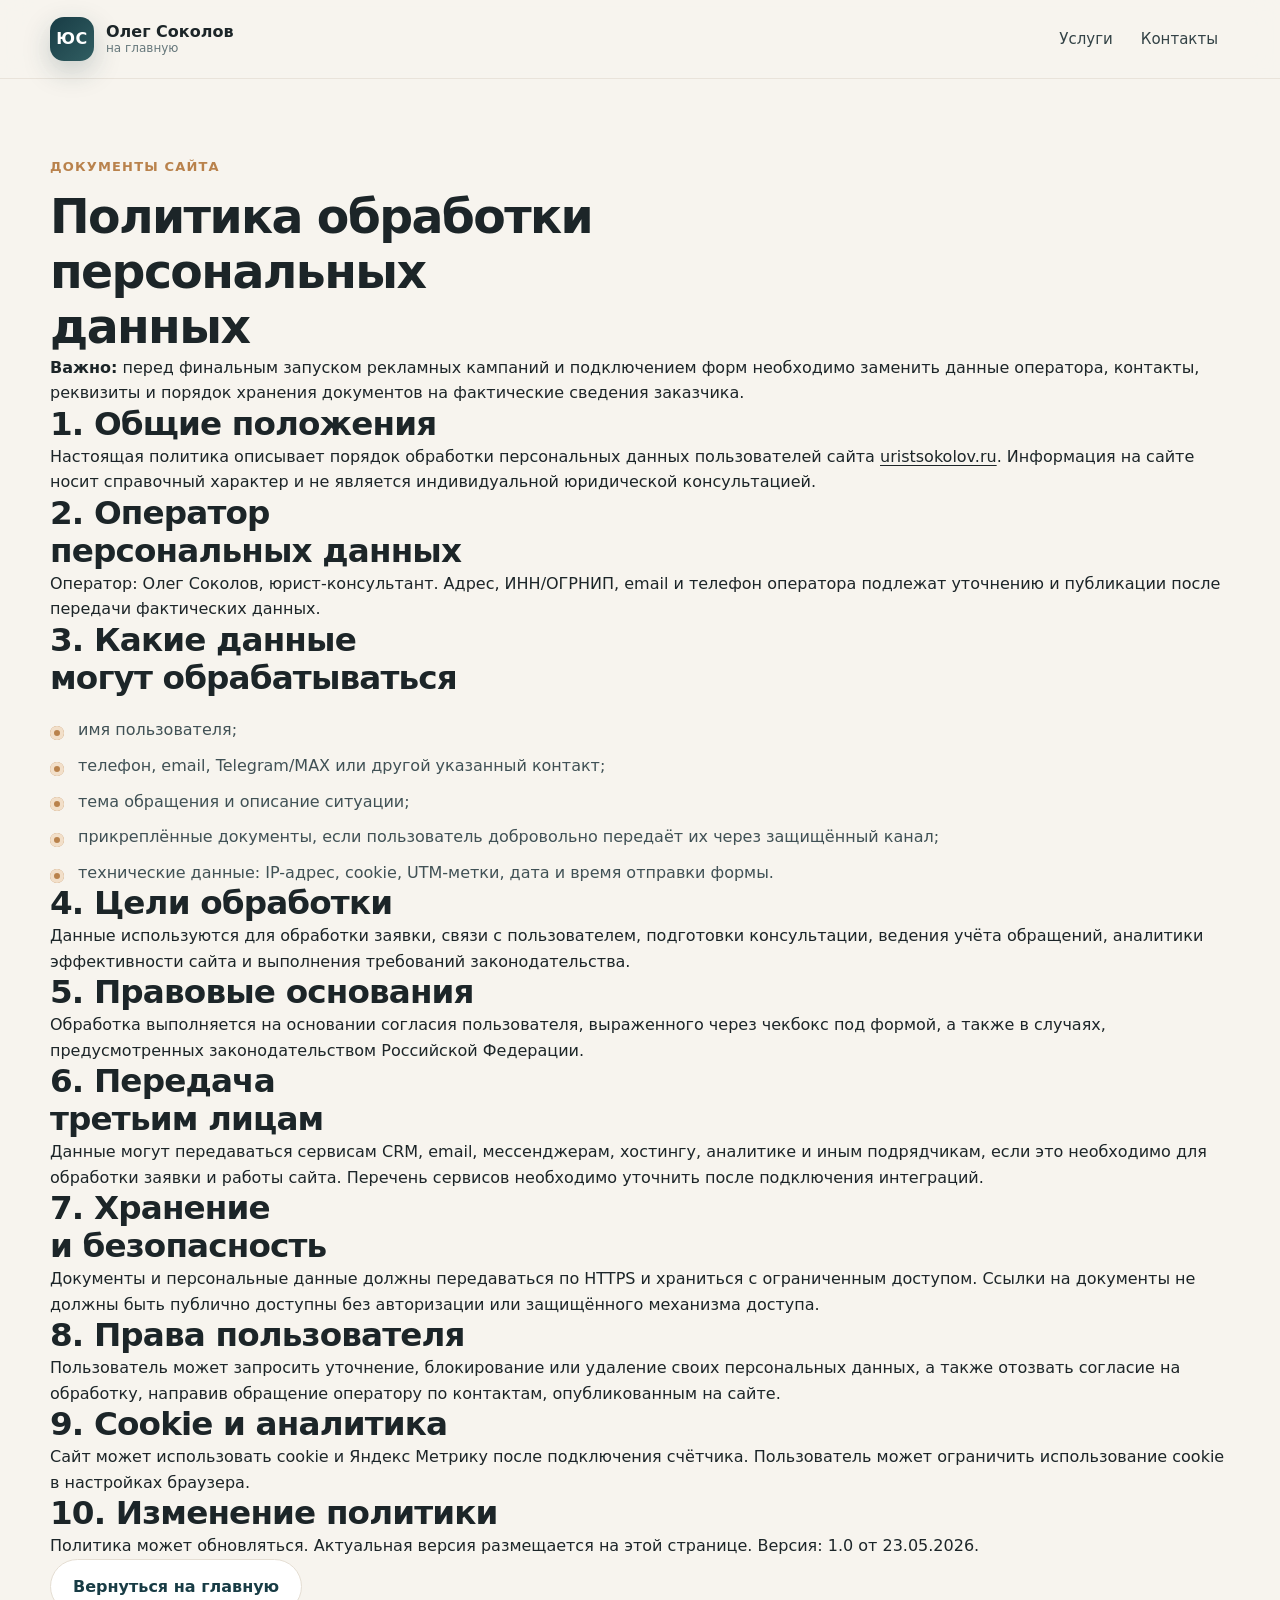
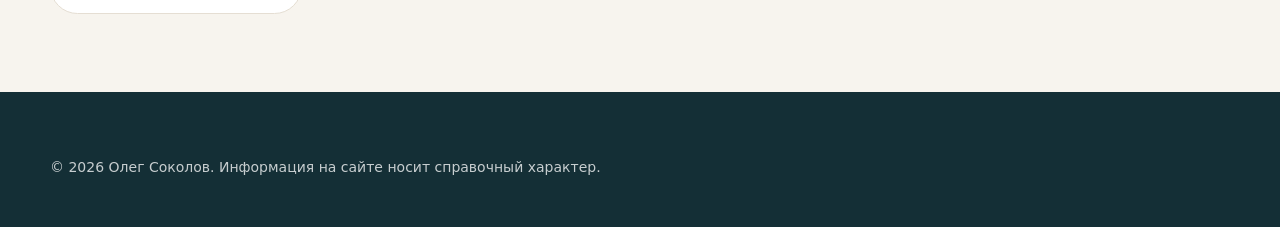
<file: privacy/index.html>
<!doctype html>
<html lang="ru">
<head>
  <meta charset="utf-8">
  <meta name="viewport" content="width=device-width, initial-scale=1">
  <title>Политика обработки персональных данных — Олег Соколов</title>
  <meta name="description" content="Политика обработки персональных данных сайта uristsokolov.ru.">
  <meta name="robots" content="noindex, follow">
  <link rel="canonical" href="https://uristsokolov.ru/privacy/">
  <link rel="icon" href="/assets/favicon.svg" type="image/svg+xml">
  <link rel="stylesheet" href="/styles.css">
</head>
<body>
<header class="site-header"><div class="container header__inner"><a class="brand" href="/"><span class="brand__mark">ЮС</span><span class="brand__text"><strong>Олег Соколов</strong><small>на главную</small></span></a><nav class="main-nav"><a href="/#services">Услуги</a><a href="/#contacts">Контакты</a></nav></div></header>
<main class="section">
  <article class="container legal-page">
    <p class="eyebrow">Документы сайта</p>
    <h1>Политика обработки персональных данных</h1>
    <p><strong>Важно:</strong> перед финальным запуском рекламных кампаний и подключением форм необходимо заменить данные оператора, контакты, реквизиты и порядок хранения документов на фактические сведения заказчика.</p>

    <h2>1. Общие положения</h2>
    <p>Настоящая политика описывает порядок обработки персональных данных пользователей сайта <a href="https://uristsokolov.ru/">uristsokolov.ru</a>. Информация на сайте носит справочный характер и не является индивидуальной юридической консультацией.</p>

    <h2>2. Оператор персональных данных</h2>
    <p>Оператор: Олег Соколов, юрист-консультант. Адрес, ИНН/ОГРНИП, email и телефон оператора подлежат уточнению и публикации после передачи фактических данных.</p>

    <h2>3. Какие данные могут обрабатываться</h2>
    <ul class="check-list">
      <li>имя пользователя;</li>
      <li>телефон, email, Telegram/MAX или другой указанный контакт;</li>
      <li>тема обращения и описание ситуации;</li>
      <li>прикреплённые документы, если пользователь добровольно передаёт их через защищённый канал;</li>
      <li>технические данные: IP-адрес, cookie, UTM-метки, дата и время отправки формы.</li>
    </ul>

    <h2>4. Цели обработки</h2>
    <p>Данные используются для обработки заявки, связи с пользователем, подготовки консультации, ведения учёта обращений, аналитики эффективности сайта и выполнения требований законодательства.</p>

    <h2>5. Правовые основания</h2>
    <p>Обработка выполняется на основании согласия пользователя, выраженного через чекбокс под формой, а также в случаях, предусмотренных законодательством Российской Федерации.</p>

    <h2>6. Передача третьим лицам</h2>
    <p>Данные могут передаваться сервисам CRM, email, мессенджерам, хостингу, аналитике и иным подрядчикам, если это необходимо для обработки заявки и работы сайта. Перечень сервисов необходимо уточнить после подключения интеграций.</p>

    <h2>7. Хранение и безопасность</h2>
    <p>Документы и персональные данные должны передаваться по HTTPS и храниться с ограниченным доступом. Ссылки на документы не должны быть публично доступны без авторизации или защищённого механизма доступа.</p>

    <h2>8. Права пользователя</h2>
    <p>Пользователь может запросить уточнение, блокирование или удаление своих персональных данных, а также отозвать согласие на обработку, направив обращение оператору по контактам, опубликованным на сайте.</p>

    <h2>9. Cookie и аналитика</h2>
    <p>Сайт может использовать cookie и Яндекс Метрику после подключения счётчика. Пользователь может ограничить использование cookie в настройках браузера.</p>

    <h2>10. Изменение политики</h2>
    <p>Политика может обновляться. Актуальная версия размещается на этой странице. Версия: 1.0 от 23.05.2026.</p>

    <p><a class="btn btn--secondary" href="/">Вернуться на главную</a></p>
  </article>
</main>
<footer class="site-footer"><div class="container"><p>© <span data-year></span> Олег Соколов. Информация на сайте носит справочный характер.</p></div></footer>
<script src="/script.js" defer></script>
</body>
</html>
</file>
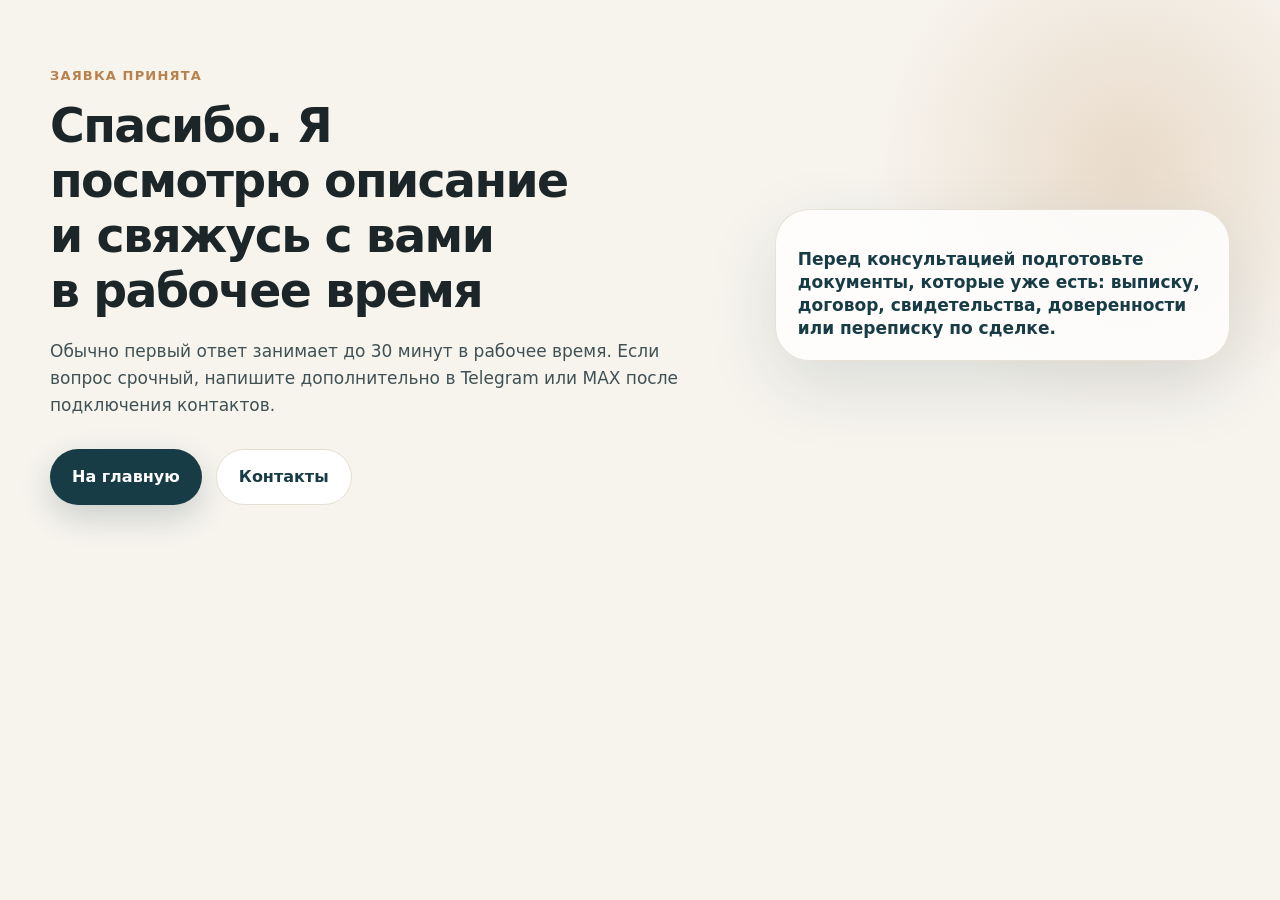
<file: thank-you/index.html>
<!doctype html>
<html lang="ru">
<head>
  <meta charset="utf-8">
  <meta name="viewport" content="width=device-width, initial-scale=1">
  <title>Спасибо за обращение — Олег Соколов</title>
  <meta name="robots" content="noindex, follow">
  <link rel="canonical" href="https://uristsokolov.ru/thank-you/">
  <link rel="icon" href="/assets/favicon.svg" type="image/svg+xml">
  <link rel="stylesheet" href="/styles.css">
</head>
<body>
  <main class="section hero">
    <div class="container hero__grid">
      <div class="hero__content">
        <p class="eyebrow">Заявка принята</p>
        <h1>Спасибо. Я посмотрю описание и свяжусь с вами в рабочее время</h1>
        <p class="hero__lead">Обычно первый ответ занимает до 30 минут в рабочее время. Если вопрос срочный, напишите дополнительно в Telegram или MAX после подключения контактов.</p>
        <div class="hero__cta"><a class="btn" href="/">На главную</a><a class="btn btn--secondary" href="/#contacts">Контакты</a></div>
      </div>
      <aside class="hero-card"><div class="hero-card__body"><p class="quote">Перед консультацией подготовьте документы, которые уже есть: выписку, договор, свидетельства, доверенности или переписку по сделке.</p></div></aside>
    </div>
  </main>
</body>
</html>
</file>
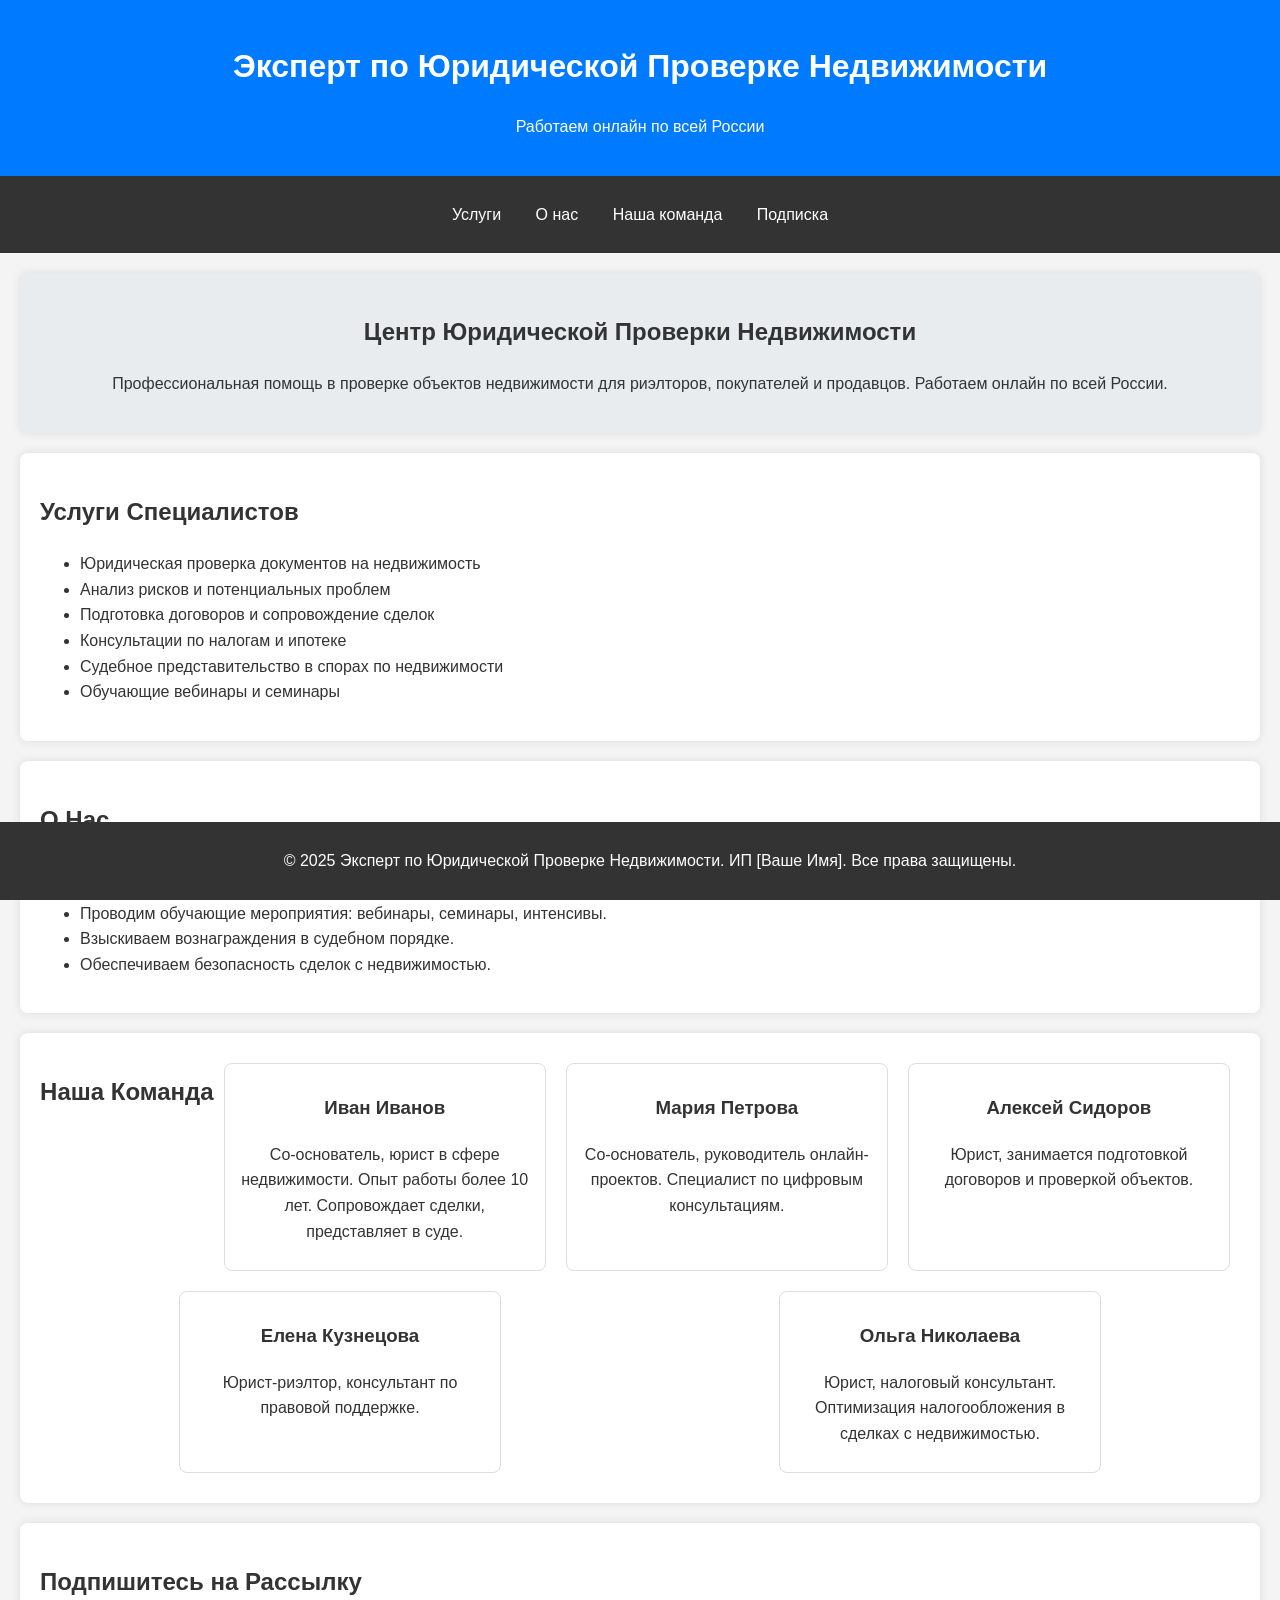
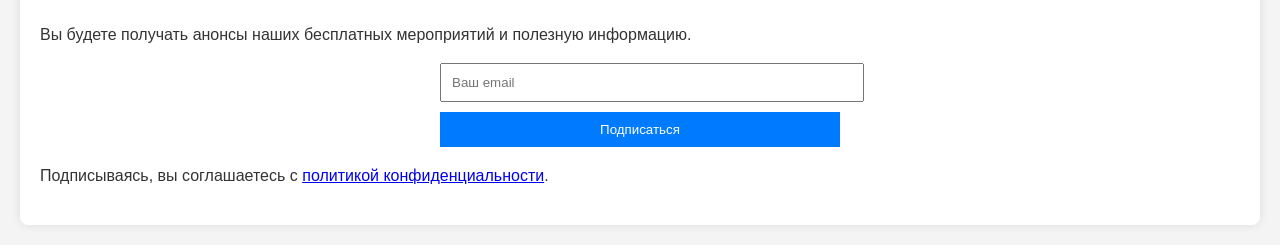
<file: site2.html>
<!DOCTYPE html>
<html lang="ru">
<head>
    <meta charset="UTF-8">
    <meta name="viewport" content="width=device-width, initial-scale=1.0">
    <title>Эксперт по Юридической Проверке Недвижимости</title>
    <style>
        body {
            font-family: Arial, sans-serif;
            margin: 0;
            padding: 0;
            line-height: 1.6;
            color: #333;
            background-color: #f4f4f4;
        }
        header {
            background-color: #007bff;
            color: white;
            padding: 20px;
            text-align: center;
        }
        nav {
            background-color: #333;
            color: white;
            padding: 10px;
            text-align: center;
        }
        nav ul {
            list-style: none;
            padding: 0;
        }
        nav ul li {
            display: inline;
            margin: 0 15px;
        }
        nav ul li a {
            color: white;
            text-decoration: none;
        }
        section {
            padding: 20px;
            margin: 20px auto;
            max-width: 1200px;
            background-color: white;
            border-radius: 8px;
            box-shadow: 0 0 10px rgba(0,0,0,0.1);
        }
        #hero {
            background-color: #e9ecef;
            text-align: center;
        }
        #team {
            display: flex;
            flex-wrap: wrap;
            justify-content: space-around;
        }
        .team-member {
            width: 300px;
            margin: 10px;
            padding: 10px;
            border: 1px solid #ddd;
            border-radius: 8px;
            text-align: center;
        }
        form {
            max-width: 400px;
            margin: 0 auto;
        }
        input[type="email"] {
            width: 100%;
            padding: 10px;
            margin-bottom: 10px;
        }
        button {
            width: 100%;
            padding: 10px;
            background-color: #007bff;
            color: white;
            border: none;
            cursor: pointer;
        }
        footer {
            background-color: #333;
            color: white;
            text-align: center;
            padding: 10px;
            position: fixed;
            width: 100%;
            bottom: 0;
        }
    </style>
</head>
<body>

    <header>
        <h1>Эксперт по Юридической Проверке Недвижимости</h1>
        <p>Работаем онлайн по всей России</p>
    </header>

    <nav>
        <ul>
            <li><a href="#services">Услуги</a></li>
            <li><a href="#about">О нас</a></li>
            <li><a href="#team">Наша команда</a></li>
            <li><a href="#subscribe">Подписка</a></li>
        </ul>
    </nav>

    <section id="hero">
        <h2>Центр Юридической Проверки Недвижимости</h2>
        <p>Профессиональная помощь в проверке объектов недвижимости для риэлторов, покупателей и продавцов. Работаем онлайн по всей России.</p>
    </section>

    <section id="services">
        <h2>Услуги Специалистов</h2>
        <ul>
            <li>Юридическая проверка документов на недвижимость</li>
            <li>Анализ рисков и потенциальных проблем</li>
            <li>Подготовка договоров и сопровождение сделок</li>
            <li>Консультации по налогам и ипотеке</li>
            <li>Судебное представительство в спорах по недвижимости</li>
            <li>Обучающие вебинары и семинары</li>
        </ul>
    </section>

    <section id="about">
        <h2>О Нас</h2>
        <p>Мы - команда экспертов в сфере юридической проверки недвижимости. Работаем онлайн по всей России.</p>
        <ul>
            <li>Проводим обучающие мероприятия: вебинары, семинары, интенсивы.</li>
            <li>Взыскиваем вознаграждения в судебном порядке.</li>
            <li>Обеспечиваем безопасность сделок с недвижимостью.</li>
        </ul>
    </section>

    <section id="team">
        <h2>Наша Команда</h2>
        <div class="team-member">
            <h3>Иван Иванов</h3>
            <p>Со-основатель, юрист в сфере недвижимости. Опыт работы более 10 лет. Сопровождает сделки, представляет в суде.</p>
        </div>
        <div class="team-member">
            <h3>Мария Петрова</h3>
            <p>Со-основатель, руководитель онлайн-проектов. Специалист по цифровым консультациям.</p>
        </div>
        <div class="team-member">
            <h3>Алексей Сидоров</h3>
            <p>Юрист, занимается подготовкой договоров и проверкой объектов.</p>
        </div>
        <div class="team-member">
            <h3>Елена Кузнецова</h3>
            <p>Юрист-риэлтор, консультант по правовой поддержке.</p>
        </div>
        <div class="team-member">
            <h3>Ольга Николаева</h3>
            <p>Юрист, налоговый консультант. Оптимизация налогообложения в сделках с недвижимостью.</p>
        </div>
    </section>

    <section id="subscribe">
        <h2>Подпишитесь на Рассылку</h2>
        <p>Вы будете получать анонсы наших бесплатных мероприятий и полезную информацию.</p>
        <form action="#" method="post">
            <input type="email" name="email" placeholder="Ваш email" required>
            <button type="submit">Подписаться</button>
        </form>
        <p>Подписываясь, вы соглашаетесь с <a href="#">политикой конфиденциальности</a>.</p>
    </section>

    <footer>
        <p>© 2025 Эксперт по Юридической Проверке Недвижимости. ИП [Ваше Имя]. Все права защищены.</p>
    </footer>

</body>
</html>
</file>
<file: styles.css>
:root {
  --bg: #f7f4ee;
  --paper: #ffffff;
  --paper-soft: #fbfaf7;
  --ink: #1c2528;
  --muted: #66777b;
  --line: #e5ded3;
  --brand: #183c45;
  --brand-2: #315e62;
  --accent: #b9824c;
  --accent-2: #e8d5bf;
  --success: #2f7b5f;
  --shadow: 0 24px 70px rgba(24, 60, 69, .13);
  --radius: 24px;
  --radius-sm: 16px;
  --container: 1180px;

  /* Web-design typography scale: body stays readable, headings stop dominating. */
  --text-xs: .8125rem;
  --text-sm: .875rem;
  --text-base: 1rem;
  --text-md: 1.0625rem;
  --text-lg: clamp(1.0625rem, 1.05vw, 1.1875rem);
  --text-h3: clamp(1.125rem, 1.35vw, 1.25rem);
  --text-h2: clamp(1.625rem, 2.55vw, 2.25rem);
  --text-h1: clamp(2rem, 3.7vw, 3rem);
}
* { box-sizing: border-box; }
html { scroll-behavior: smooth; scroll-padding-top: 94px; }
body {
  margin: 0;
  font-family: Inter, ui-sans-serif, system-ui, -apple-system, BlinkMacSystemFont, "Segoe UI", sans-serif;
  color: var(--ink);
  background: var(--bg);
  line-height: 1.6;
  font-size: var(--text-base);
  text-rendering: optimizeLegibility;
}
img { max-width: 100%; height: auto; display: block; }
a { color: inherit; text-decoration-thickness: .08em; text-underline-offset: .2em; }
button, input, select, textarea { font: inherit; }
button { cursor: pointer; }
.container { width: min(100% - 32px, var(--container)); margin-inline: auto; }
.skip-link { position: fixed; top: 10px; left: 10px; z-index: 1000; padding: 10px 14px; background: var(--brand); color: #fff; border-radius: 999px; transform: translateY(-160%); transition: transform .2s; }
.skip-link:focus { transform: translateY(0); }
.site-header { position: sticky; top: 0; z-index: 100; backdrop-filter: blur(16px); background: rgba(247,244,238,.9); border-bottom: 1px solid rgba(229,222,211,.75); }
.header__inner { min-height: 78px; display: flex; align-items: center; gap: 22px; }
.brand { display: inline-flex; align-items: center; gap: 12px; text-decoration: none; }
.brand__mark { width: 44px; height: 44px; border-radius: 14px; display: grid; place-items: center; color: #fff; background: linear-gradient(135deg, var(--brand), var(--brand-2)); font-weight: 800; letter-spacing: .03em; box-shadow: 0 10px 28px rgba(24,60,69,.22); }
.brand__text { display: flex; flex-direction: column; line-height: 1.2; min-width: 190px; }
.brand__text strong { font-size: 16px; }
.brand__text small { color: var(--muted); font-size: 12px; }
.main-nav { margin-left: auto; display: flex; gap: 4px; align-items: center; }
.main-nav a { padding: 10px 12px; border-radius: 999px; color: #334246; text-decoration: none; font-size: 15px; transition: background .2s, color .2s; }
.main-nav a:hover, .main-nav a:focus-visible { background: #ede6dc; color: var(--brand); outline: none; }
.header-actions { display: flex; align-items: center; gap: 12px; }
.text-link { color: var(--brand); font-weight: 700; text-decoration: none; }
.nav-toggle { display: none; width: 44px; height: 44px; border: 1px solid var(--line); border-radius: 14px; background: var(--paper); padding: 10px; }
.nav-toggle span { display: block; height: 2px; margin: 5px 0; background: var(--brand); border-radius: 999px; }
.section { padding: 78px 0; }
.section--soft { background: linear-gradient(180deg, rgba(255,255,255,.5), rgba(255,255,255,.2)); }
.eyebrow { margin: 0 0 12px; color: var(--accent); font-weight: 800; letter-spacing: .09em; text-transform: uppercase; font-size: var(--text-xs); }
h1, h2, h3, h4 { line-height: 1.16; margin: 0; color: var(--ink); text-wrap: balance; }
h1 { max-width: 17ch; font-size: var(--text-h1); letter-spacing: -.034em; }
h2 { max-width: 20ch; font-size: var(--text-h2); letter-spacing: -.026em; }
h3 { font-size: var(--text-h3); letter-spacing: -.015em; }
h4 { font-size: 14px; text-transform: uppercase; letter-spacing: .08em; color: var(--brand); margin-top: 22px; }
p { margin: 0; }
.section-head { max-width: 700px; margin-bottom: 34px; }
.section-head p:not(.eyebrow) { color: var(--muted); font-size: var(--text-md); margin-top: 14px; max-width: 64ch; }
.section-head--center { text-align: center; margin-inline: auto; }
.section-head--center h2, .section-head--center p:not(.eyebrow) { margin-inline: auto; }
.btn { display: inline-flex; align-items: center; justify-content: center; min-height: 52px; padding: 14px 22px; border: 0; border-radius: 999px; background: var(--brand); color: #fff; text-decoration: none; font-weight: 800; box-shadow: 0 12px 32px rgba(24,60,69,.2); transition: transform .2s, box-shadow .2s, background .2s; }
.btn:hover, .btn:focus-visible { transform: translateY(-1px); box-shadow: 0 16px 38px rgba(24,60,69,.28); background: #214f58; outline: none; }
.btn--secondary { background: #fff; color: var(--brand); border: 1px solid var(--line); box-shadow: none; }
.btn--secondary:hover { background: #f8f2ea; box-shadow: none; }
.btn--ghost { background: transparent; color: var(--brand); border: 1px solid var(--line); box-shadow: none; }
.btn--small { min-height: 42px; padding: 10px 16px; font-size: 15px; }
.hero { padding: 66px 0 78px; position: relative; overflow: hidden; }
.hero::before { content: ""; position: absolute; inset: -20% -10% auto auto; width: 560px; height: 560px; border-radius: 50%; background: radial-gradient(circle, rgba(184,130,76,.22), transparent 65%); pointer-events: none; }
.hero__grid { display: grid; grid-template-columns: minmax(0, 1.08fr) minmax(320px, .72fr); gap: 42px; align-items: center; position: relative; }
.hero__lead { margin-top: 20px; color: #405155; max-width: 62ch; font-size: var(--text-lg); line-height: 1.58; }
.facts { list-style: none; padding: 0; margin: 28px 0 0; display: grid; grid-template-columns: repeat(4, minmax(0, 1fr)); gap: 12px; }
.facts li { background: rgba(255,255,255,.78); border: 1px solid var(--line); border-radius: 18px; padding: 14px; }
.facts strong, .facts span { display: block; }
.facts strong { color: var(--brand); font-size: var(--text-md); line-height: 1.2; }
.facts span { color: var(--muted); font-size: 14px; margin-top: 4px; }
.hero__cta { display: flex; flex-wrap: wrap; gap: 14px; margin-top: 30px; }
.hero__note { margin-top: 16px; color: var(--muted); font-size: 15px; }
.hero-card { background: rgba(255,255,255,.82); border: 1px solid rgba(229,222,211,.9); border-radius: 34px; padding: 16px; box-shadow: var(--shadow); }
.portrait { background: linear-gradient(145deg, #eef1ee, #d9e0dd); border-radius: 26px; overflow: hidden; }
.hero-card__body { padding: 22px 6px 4px; }
.quote { font-size: var(--text-lg); line-height: 1.35; font-weight: 800; color: var(--brand); }
.mini-stats { display: grid; gap: 14px; margin: 18px 0 0; }
.mini-stats div { border-top: 1px solid var(--line); padding-top: 12px; }
.mini-stats dt { color: var(--accent); font-weight: 800; font-size: 13px; text-transform: uppercase; letter-spacing: .08em; }
.mini-stats dd { margin: 4px 0 0; color: var(--muted); }
.situations-grid { display: grid; grid-template-columns: repeat(4, minmax(0, 1fr)); gap: 16px; }
.situation-card { min-height: 210px; padding: 24px; background: #fff; border: 1px solid var(--line); border-radius: var(--radius); box-shadow: 0 14px 42px rgba(24,60,69,.06); display: flex; flex-direction: column; justify-content: space-between; }
.situation-card--wide { grid-column: span 2; }
.situation-card span { color: var(--accent); font-weight: 900; }
.situation-card p { font-size: var(--text-md); font-weight: 700; line-height: 1.4; }
.services-grid { display: grid; grid-template-columns: repeat(4, minmax(0, 1fr)); gap: 18px; align-items: stretch; }
.service-card { background: #fff; border: 1px solid var(--line); border-radius: var(--radius); padding: 24px; box-shadow: 0 16px 50px rgba(24,60,69,.06); display: flex; flex-direction: column; }
.service-card--primary { grid-column: span 2; background: linear-gradient(145deg, #fff, #f6eee4); border-color: #e4ceb8; }
.service-card__top { display: flex; justify-content: space-between; gap: 12px; align-items: center; margin-bottom: 18px; }
.badge { display: inline-flex; align-items: center; min-height: 30px; padding: 6px 10px; border-radius: 999px; background: var(--accent-2); color: #744d27; font-size: 13px; font-weight: 800; }
.badge--muted { background: #edf0ef; color: var(--brand); }
.service-card__icon { width: 42px; height: 42px; border-radius: 14px; display: grid; place-items: center; background: var(--brand); color: #fff; font-size: 24px; }
.service-card p { color: var(--muted); margin-top: 12px; }
.card-link { margin-top: auto; padding-top: 22px; color: var(--brand); font-weight: 900; text-decoration: none; }
.card-link::after { content: " →"; }
.risk { background: var(--brand); color: #fff; }
.risk h2, .risk h3, .risk p, .risk .eyebrow { color: #fff; }
.risk p { color: rgba(255,255,255,.78); margin: 18px 0 26px; max-width: 680px; }
.risk__grid { display: grid; grid-template-columns: .92fr 1.08fr; gap: 40px; align-items: center; }
.risk-list { display: grid; gap: 14px; }
.risk-list article { display: flex; gap: 18px; align-items: center; background: rgba(255,255,255,.08); border: 1px solid rgba(255,255,255,.15); border-radius: 18px; padding: 18px; }
.risk-list span { width: 42px; height: 42px; flex: 0 0 auto; display: grid; place-items: center; border-radius: 14px; background: rgba(255,255,255,.12); color: #f0d1ab; font-weight: 900; }
.steps { list-style: none; padding: 0; margin: 0; display: grid; grid-template-columns: repeat(4, minmax(0, 1fr)); gap: 18px; counter-reset: step; }
.steps li { position: relative; padding: 26px; border-radius: var(--radius); border: 1px solid var(--line); background: #fff; min-height: 250px; }
.steps span { width: 52px; height: 52px; border-radius: 18px; display: grid; place-items: center; margin-bottom: 26px; background: var(--accent-2); color: #754d28; font-weight: 900; font-size: 22px; }
.steps p { color: var(--muted); margin-top: 12px; }
.lead-magnet { background: linear-gradient(135deg, #eadbc9, #f8f4ed); }
.lead-magnet__grid { display: grid; grid-template-columns: minmax(0, .95fr) minmax(320px, .55fr); gap: 34px; align-items: center; }
.lead-magnet p:not(.eyebrow) { color: #526469; margin-top: 16px; font-size: var(--text-md); max-width: 64ch; }
.mini-form, .contact-form, .quiz { background: #fff; border: 1px solid var(--line); border-radius: var(--radius); padding: 24px; box-shadow: var(--shadow); }
label { display: grid; gap: 8px; color: #334246; font-weight: 750; }
label span { color: var(--muted); font-weight: 500; }
input, select, textarea { width: 100%; border: 1px solid #d9d2c7; border-radius: 14px; padding: 13px 14px; background: #fff; color: var(--ink); transition: border-color .2s, box-shadow .2s; }
textarea { resize: vertical; }
input:focus, select:focus, textarea:focus { outline: none; border-color: var(--brand-2); box-shadow: 0 0 0 4px rgba(49,94,98,.12); }
input[type="radio"], input[type="checkbox"] { width: auto; }
.checkbox { grid-template-columns: auto 1fr; align-items: start; gap: 10px; font-size: 14px; font-weight: 500; }
.checkbox input { margin-top: 4px; }
.form-note, .small-note { color: var(--muted); font-size: 14px; line-height: 1.45; }
.form-status { margin-top: 12px; color: var(--success); font-weight: 700; }
.about__grid { display: grid; grid-template-columns: minmax(0, .95fr) minmax(320px, .55fr); gap: 34px; align-items: start; }
.about__grid p { color: var(--muted); margin-top: 16px; }
.trust-grid { margin-top: 26px; display: grid; grid-template-columns: repeat(2, minmax(0, 1fr)); gap: 12px; }
.trust-grid span { padding: 14px 16px; border-radius: 16px; background: #fff; border: 1px solid var(--line); font-weight: 750; }
.about-card { background: #fff; border: 1px solid var(--line); border-radius: var(--radius); padding: 26px; box-shadow: 0 14px 42px rgba(24,60,69,.06); }
.check-list { padding: 0; margin: 20px 0 0; list-style: none; display: grid; gap: 10px; }
.check-list li { position: relative; padding-left: 28px; color: #405155; }
.check-list li::before { content: ""; position: absolute; left: 0; top: .55em; width: 14px; height: 14px; border-radius: 50%; background: var(--accent); box-shadow: inset 0 0 0 4px #f2dfc9; }
.check-list--muted li::before { background: var(--brand-2); box-shadow: inset 0 0 0 4px #dfe8e7; }
.cases-grid { display: grid; grid-template-columns: repeat(3, minmax(0, 1fr)); gap: 18px; }
.case-card { background: #fff; border: 1px solid var(--line); border-radius: var(--radius); padding: 24px; }
.case-card p { margin-top: 14px; color: var(--muted); }
.prices { background: #fffaf2; }
.table-wrap { overflow-x: auto; border: 1px solid var(--line); border-radius: var(--radius); background: #fff; }
table { width: 100%; border-collapse: collapse; min-width: 760px; }
th, td { text-align: left; padding: 18px; border-bottom: 1px solid var(--line); vertical-align: top; }
th { background: #f1eadf; color: var(--brand); font-size: 14px; text-transform: uppercase; letter-spacing: .08em; }
td:nth-child(2) { font-weight: 900; color: var(--brand); white-space: nowrap; }
tr:last-child td { border-bottom: 0; }
.quiz-section { background: linear-gradient(180deg, var(--brand), #244c54); color: #fff; }
.quiz-section h2, .quiz-section h3, .quiz-section p, .quiz-section .eyebrow { color: #fff; }
.quiz-section .check-list li { color: rgba(255,255,255,.82); }
.quiz__grid { display: grid; grid-template-columns: minmax(0, .78fr) minmax(340px, .72fr); gap: 36px; align-items: start; }
.quiz { color: var(--ink); }
.quiz fieldset { display: none; border: 0; padding: 0; margin: 0; }
.quiz fieldset.is-active { display: grid; gap: 14px; }
.quiz legend { font-weight: 900; font-size: clamp(1.125rem, 1.6vw, 1.25rem); line-height: 1.25; margin-bottom: 14px; color: var(--brand); }
.quiz fieldset label:not(.checkbox) { grid-template-columns: auto 1fr; align-items: center; gap: 12px; padding: 13px 14px; border: 1px solid var(--line); border-radius: 16px; font-weight: 700; }
.quiz fieldset label:has(input[type="text"]), .quiz fieldset label:has(textarea), .quiz fieldset label:has(input[type="file"]) { display: grid; grid-template-columns: 1fr; align-items: stretch; }
.quiz__progress { height: 8px; background: #e9e1d6; border-radius: 999px; overflow: hidden; margin-bottom: 22px; }
.quiz__progress span { display: block; height: 100%; width: 16.6%; background: var(--accent); transition: width .25s; }
.quiz__controls { display: flex; gap: 12px; justify-content: space-between; margin-top: 22px; }
.quiz [data-quiz-submit] { display: none; }
.quiz.is-last [data-quiz-next] { display: none; }
.quiz.is-last [data-quiz-submit] { display: inline-flex; }
.faq__grid { display: grid; grid-template-columns: minmax(0, .48fr) minmax(0, .72fr); gap: 36px; }
.faq-list { display: grid; gap: 12px; }
details { background: #fff; border: 1px solid var(--line); border-radius: 18px; padding: 0 18px; }
summary { cursor: pointer; padding: 18px 0; font-weight: 850; color: var(--brand); }
details p { color: var(--muted); padding: 0 0 18px; }
.contacts { background: #fff; }
.contacts__grid { display: grid; grid-template-columns: minmax(0, .72fr) minmax(340px, .58fr); gap: 38px; align-items: start; }
.contacts p { color: var(--muted); margin-top: 16px; }
.contact-cards { margin-top: 24px; display: grid; grid-template-columns: repeat(2, minmax(0, 1fr)); gap: 12px; }
.contact-cards a { display: grid; gap: 4px; padding: 16px; border-radius: 18px; background: var(--paper-soft); border: 1px solid var(--line); text-decoration: none; }
.contact-cards span { color: var(--accent); font-size: 13px; text-transform: uppercase; letter-spacing: .08em; font-weight: 900; }
.contact-cards strong { color: var(--brand); }
.contact-form { display: grid; gap: 16px; }
.contact-form h3 { color: var(--brand); }
.site-footer { padding: 48px 0; background: #142f36; color: rgba(255,255,255,.76); }
.footer__grid { display: grid; grid-template-columns: minmax(0, .9fr) auto auto; gap: 38px; align-items: start; }
.brand--footer .brand__mark { background: rgba(255,255,255,.14); box-shadow: none; }
.brand--footer .brand__text strong { color: #fff; }
.brand--footer .brand__text small { color: rgba(255,255,255,.62); }
.site-footer p { margin-top: 16px; max-width: 620px; font-size: 14px; }
.site-footer nav { display: grid; gap: 8px; }
.site-footer a { color: #fff; }
.footer__legal { text-align: right; }
.cookie { position: fixed; left: 50%; bottom: 12px; transform: translateX(-50%); z-index: 110; width: min(960px, calc(100% - 24px)); padding: 12px 14px; background: #fff; border: 1px solid var(--line); border-radius: 18px; box-shadow: var(--shadow); display: flex; gap: 14px; align-items: center; justify-content: space-between; }
.cookie p { color: var(--muted); font-size: 13px; line-height: 1.4; }
.cookie .btn { flex: 0 0 auto; box-shadow: none; }
.cookie[hidden] { display: none; }
@media (max-width: 1100px) {
  .header-actions .text-link { display: none; }
  .services-grid { grid-template-columns: repeat(2, minmax(0, 1fr)); }
  .service-card--primary { grid-column: span 2; }
  .situations-grid { grid-template-columns: repeat(2, minmax(0, 1fr)); }
  .steps { grid-template-columns: repeat(2, minmax(0, 1fr)); }
}
@media (max-width: 900px) {
  body { font-size: 16px; }
  .header__inner { min-height: 68px; }
  .nav-toggle { display: block; margin-left: auto; }
  .main-nav { position: fixed; top: 69px; left: 16px; right: 16px; display: none; flex-direction: column; align-items: stretch; padding: 14px; background: #fff; border: 1px solid var(--line); border-radius: 20px; box-shadow: var(--shadow); }
  .main-nav.is-open { display: flex; }
  .main-nav a { padding: 14px; }
  .header-actions { display: none; }
  .hero__grid, .risk__grid, .lead-magnet__grid, .about__grid, .quiz__grid, .faq__grid, .contacts__grid, .footer__grid { grid-template-columns: 1fr; }
  .footer__legal { text-align: left; }
  .hero { padding-top: 48px; }
}
@media (max-width: 680px) {
  .container { width: min(100% - 24px, var(--container)); }
  .section { padding: 52px 0; }
  h1 { max-width: none; font-size: clamp(2rem, 8.2vw, 2.75rem); letter-spacing: -.032em; }
  h2 { max-width: none; font-size: clamp(1.625rem, 6.6vw, 2.125rem); letter-spacing: -.026em; }
  h3 { font-size: 1.1875rem; }
  .hero__lead, .section-head p:not(.eyebrow), .lead-magnet p:not(.eyebrow) { font-size: 1rem; line-height: 1.6; }
  .facts, .services-grid, .situations-grid, .steps, .cases-grid, .trust-grid, .contact-cards { grid-template-columns: 1fr; }
  .service-card--primary, .situation-card--wide { grid-column: auto; }
  .hero__cta, .quiz__controls { flex-direction: column; }
  .btn { width: 100%; }
  .brand__text { min-width: 0; }
  .brand__text small { display: none; }
  .hero-card { border-radius: 26px; }
  .mini-form, .contact-form, .quiz { padding: 18px; }
  .cookie { flex-direction: column; align-items: stretch; }
}
@media (prefers-reduced-motion: reduce) {
  *, *::before, *::after { scroll-behavior: auto !important; transition: none !important; }
}
</file>
